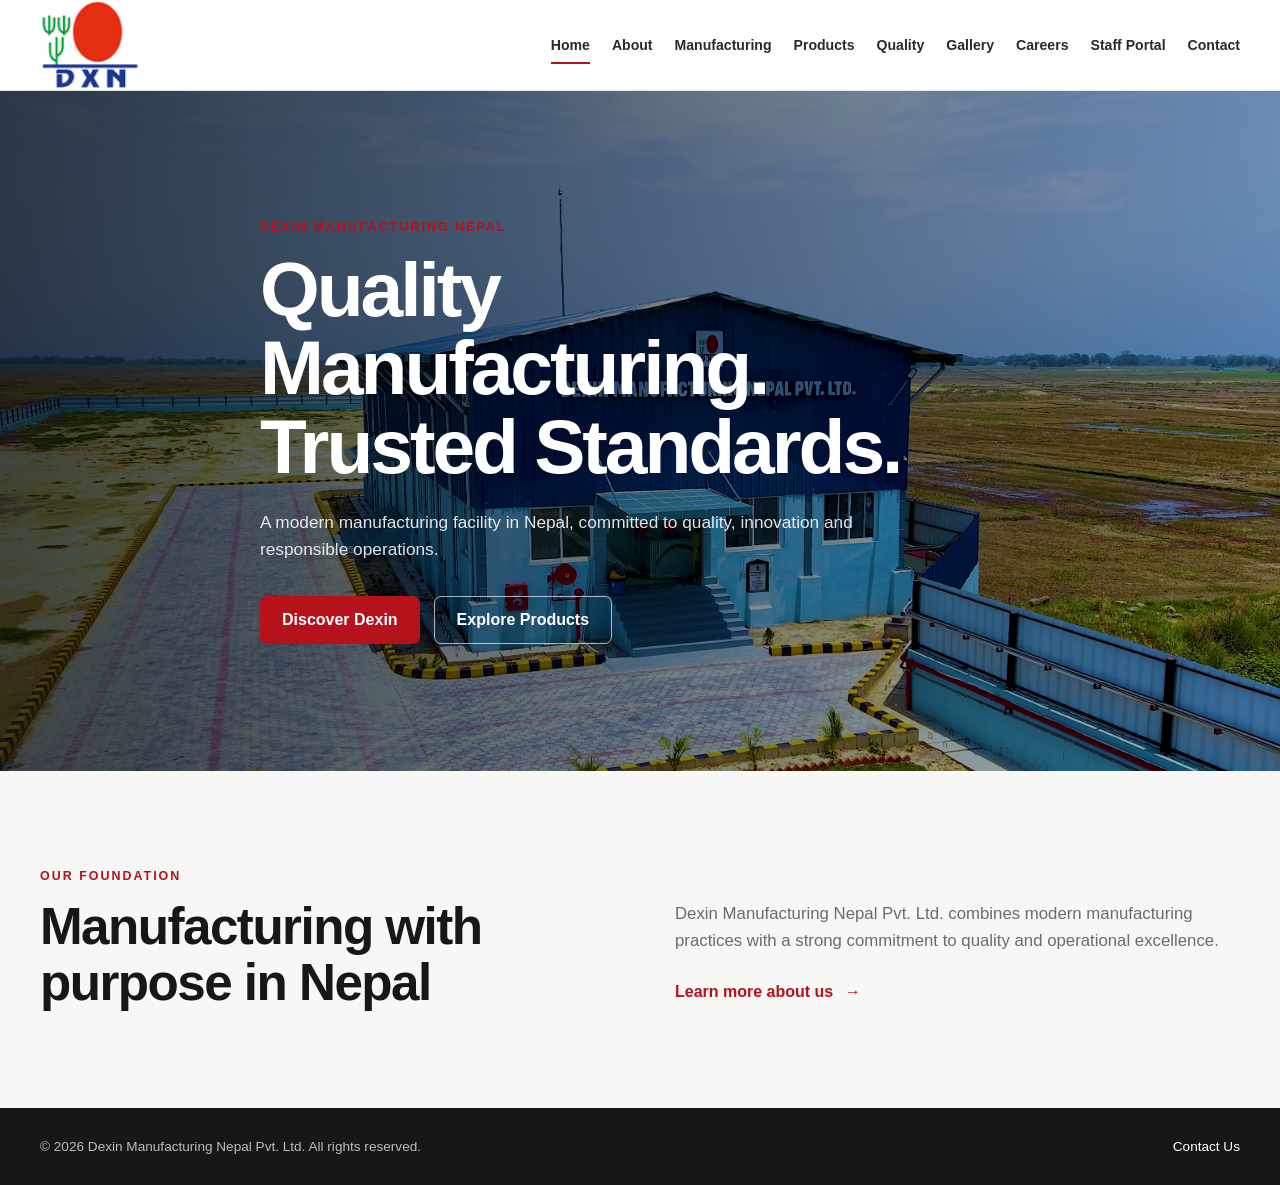
<file: index.html>
<!DOCTYPE html>
<html lang="en">
<head>
  <meta charset="UTF-8">
  <meta name="viewport" content="width=device-width, initial-scale=1.0">
  <meta name="description" content="Dexin Manufacturing Nepal Pvt. Ltd. - Quality manufacturing and innovative products in Nepal.">
  <meta name="theme-color" content="#b5121b">
  <title>Dexin Manufacturing Nepal Pvt. Ltd.</title>
  <link rel="stylesheet" href="css/style.css">
  <link rel="stylesheet" href="css/responsive.css">
</head>
<body>
  <header class="site-header" id="site-header">
    <div class="container header-inner">
      <a class="brand" href="index.html" aria-label="Dexin Manufacturing Nepal home">
        <img src="images/logo/dxn-logo.png" alt="Dexin Manufacturing Nepal logo">
      </a>

      <button class="menu-toggle" type="button" aria-label="Open navigation" aria-expanded="false" aria-controls="site-nav">
        <span></span><span></span><span></span>
      </button>

      <nav class="site-nav" id="site-nav" aria-label="Main navigation">
        <a class="active" href="index.html">Home</a>
        <a href="about.html">About</a>
        <a href="manufacturing.html">Manufacturing</a>
        <a href="products.html">Products</a>
        <a href="quality.html">Quality</a>
        <a href="gallery.html">Gallery</a>
        <a href="careers.html">Careers</a>
        <a href="staff-portal.html">Staff Portal</a>
        <a href="contact.html">Contact</a>
      </nav>
    </div>
  </header>

  <main>
    <section class="hero" aria-labelledby="hero-title">
      <div class="hero-media" aria-hidden="true"></div>
      <div class="container hero-content">
        <p class="eyebrow">DEXIN MANUFACTURING NEPAL</p>
        <h1 id="hero-title">Quality Manufacturing.<br>Trusted Standards.</h1>
        <p class="hero-text">A modern manufacturing facility in Nepal, committed to quality, innovation and responsible operations.</p>
        <div class="hero-actions">
          <a class="button button-primary" href="about.html">Discover Dexin</a>
          <a class="button button-outline" href="products.html">Explore Products</a>
        </div>
      </div>
    </section>

    <section class="intro section" aria-labelledby="intro-title">
      <div class="container intro-grid">
        <div>
          <p class="eyebrow">OUR FOUNDATION</p>
          <h2 id="intro-title">Manufacturing with purpose in Nepal</h2>
        </div>
        <div>
          <p>Dexin Manufacturing Nepal Pvt. Ltd. combines modern manufacturing practices with a strong commitment to quality and operational excellence.</p>
          <a class="text-link" href="about.html">Learn more about us <span aria-hidden="true">→</span></a>
        </div>
      </div>
    </section>
  </main>

  <footer class="site-footer">
    <div class="container footer-inner">
      <p>© <span data-current-year></span> Dexin Manufacturing Nepal Pvt. Ltd. All rights reserved.</p>
      <a href="contact.html">Contact Us</a>
    </div>
  </footer>

  <script src="js/script.js" defer></script>
</body>
</html>
</file>
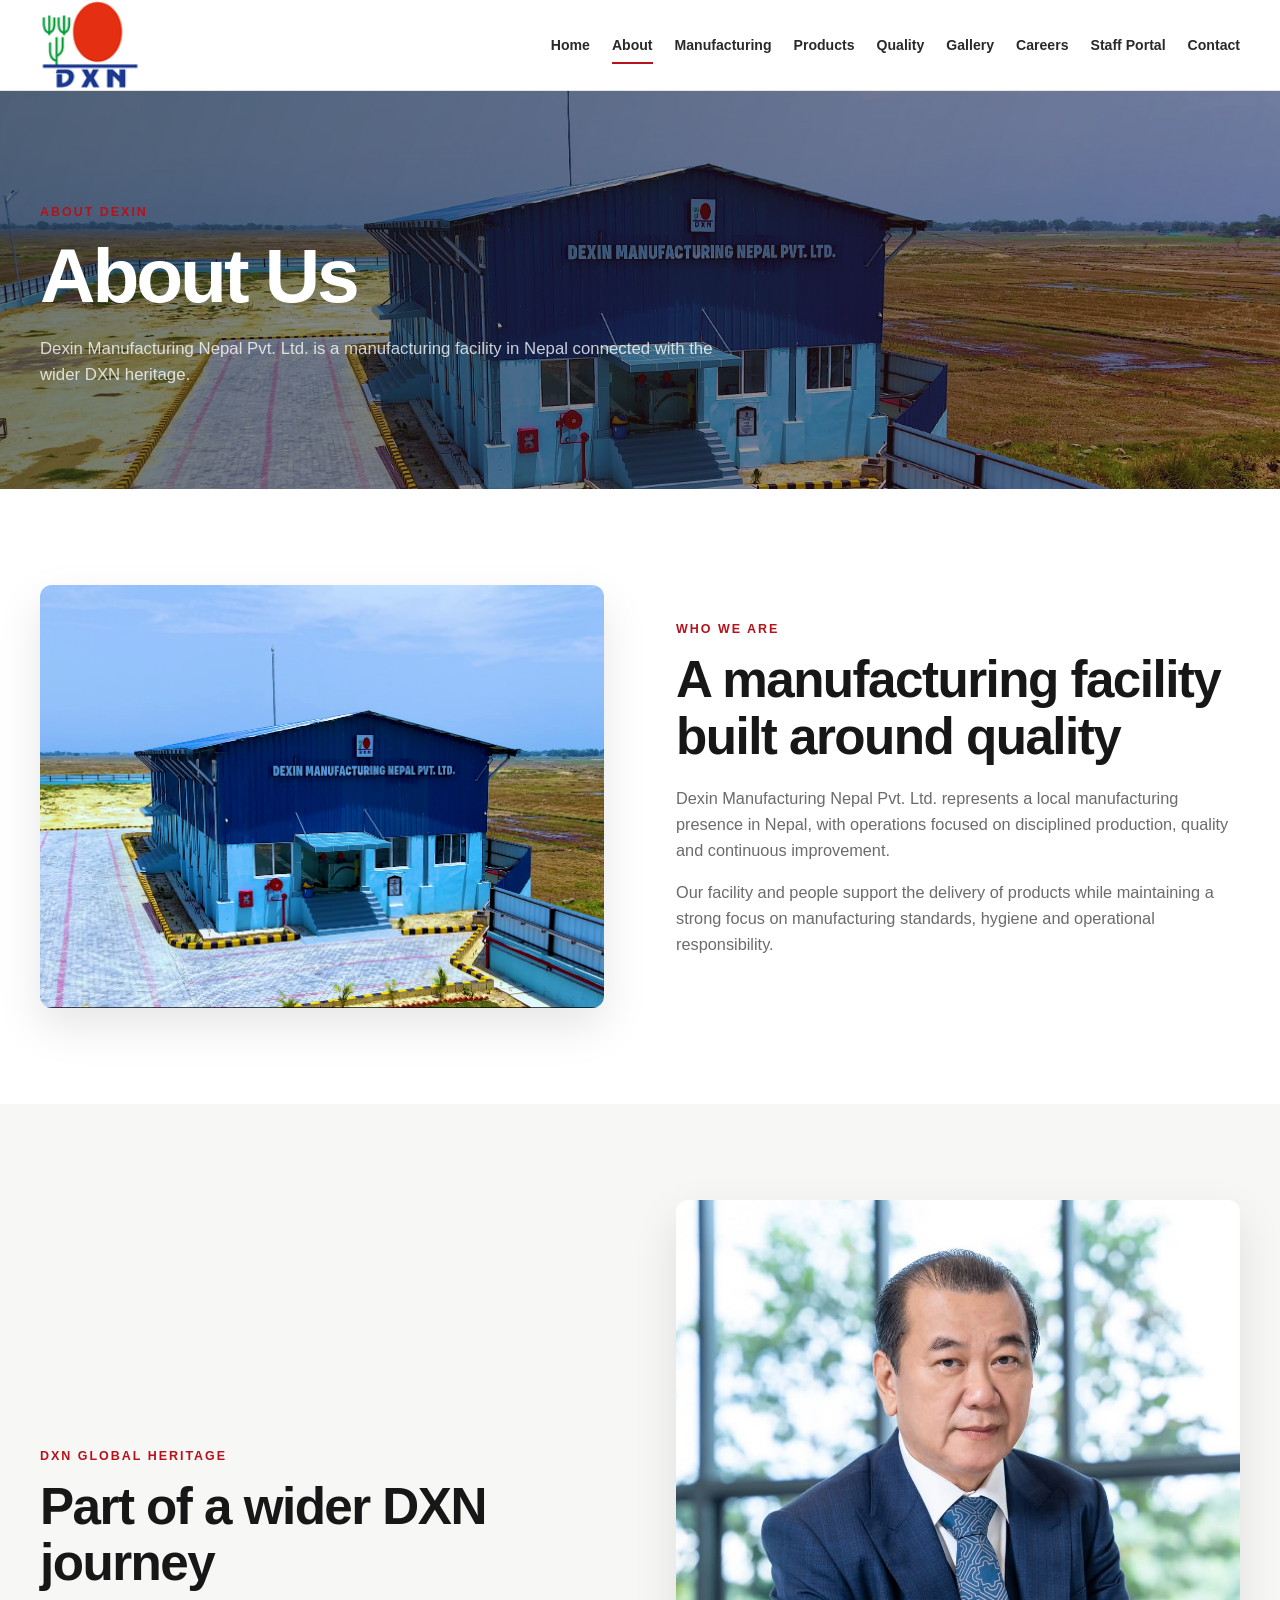
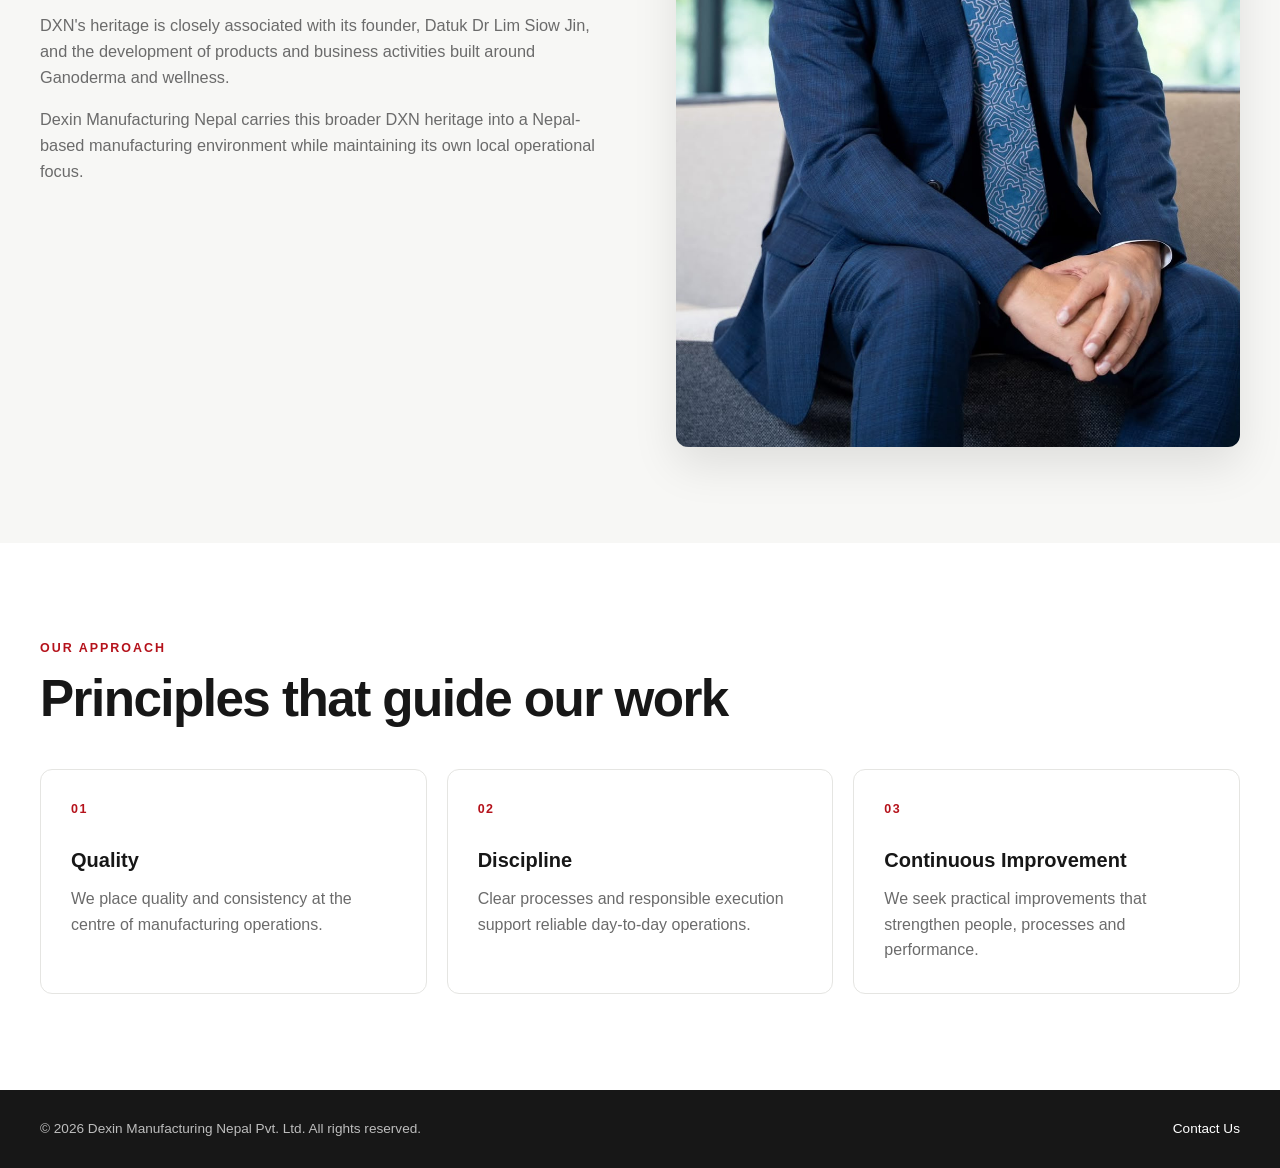
<file: about.html>
<!DOCTYPE html>
<html lang="en">
<head>
  <meta charset="UTF-8">
  <meta name="viewport" content="width=device-width, initial-scale=1.0">
  <meta name="description" content="About Dexin Manufacturing Nepal Pvt. Ltd., our company, facility and DXN heritage.">
  <title>About | Dexin Manufacturing Nepal Pvt. Ltd.</title>
  <link rel="stylesheet" href="css/style.css">
  <link rel="stylesheet" href="css/responsive.css">
</head>
<body>
  <header class="site-header" id="site-header">
    <div class="container header-inner">
      <a class="brand" href="index.html" aria-label="Dexin Manufacturing Nepal home"><img src="images/logo/dxn-logo.png" alt="Dexin Manufacturing Nepal logo"></a>
      <button class="menu-toggle" type="button" aria-label="Open navigation" aria-expanded="false" aria-controls="site-nav"><span></span><span></span><span></span></button>
      <nav class="site-nav" id="site-nav" aria-label="Main navigation">
        <a href="index.html">Home</a><a class="active" href="about.html">About</a><a href="manufacturing.html">Manufacturing</a><a href="products.html">Products</a><a href="quality.html">Quality</a><a href="gallery.html">Gallery</a><a href="careers.html">Careers</a><a href="staff-portal.html">Staff Portal</a><a href="contact.html">Contact</a>
      </nav>
    </div>
  </header>

  <main>
    <section class="page-hero page-hero-about">
      <div class="container">
        <p class="eyebrow">ABOUT DEXIN</p>
        <h1>About Us</h1>
        <p>Dexin Manufacturing Nepal Pvt. Ltd. is a manufacturing facility in Nepal connected with the wider DXN heritage.</p>
      </div>
    </section>

    <section class="section about-introduction">
      <div class="container about-split">
        <div class="about-image-wrap">
          <img src="images/factory/factory-intro.jpg" alt="Dexin manufacturing facility in Nepal" loading="lazy">
        </div>
        <div class="about-copy">
          <p class="eyebrow">WHO WE ARE</p>
          <h2>A manufacturing facility built around quality</h2>
          <p>Dexin Manufacturing Nepal Pvt. Ltd. represents a local manufacturing presence in Nepal, with operations focused on disciplined production, quality and continuous improvement.</p>
          <p>Our facility and people support the delivery of products while maintaining a strong focus on manufacturing standards, hygiene and operational responsibility.</p>
        </div>
      </div>
    </section>

    <section class="section heritage-section">
      <div class="container about-split about-split-reverse">
        <div class="about-copy">
          <p class="eyebrow">DXN GLOBAL HERITAGE</p>
          <h2>Part of a wider DXN journey</h2>
          <p>DXN's heritage is closely associated with its founder, Datuk Dr Lim Siow Jin, and the development of products and business activities built around Ganoderma and wellness.</p>
          <p>Dexin Manufacturing Nepal carries this broader DXN heritage into a Nepal-based manufacturing environment while maintaining its own local operational focus.</p>
        </div>
        <div class="about-image-wrap">
          <img src="images/factory/founder.jpg" alt="Founder of DXN" loading="lazy">
        </div>
      </div>
    </section>

    <section class="section about-values">
      <div class="container">
        <div class="section-heading">
          <p class="eyebrow">OUR APPROACH</p>
          <h2>Principles that guide our work</h2>
        </div>
        <div class="value-grid">
          <article class="value-card"><span class="value-number">01</span><h3>Quality</h3><p>We place quality and consistency at the centre of manufacturing operations.</p></article>
          <article class="value-card"><span class="value-number">02</span><h3>Discipline</h3><p>Clear processes and responsible execution support reliable day-to-day operations.</p></article>
          <article class="value-card"><span class="value-number">03</span><h3>Continuous Improvement</h3><p>We seek practical improvements that strengthen people, processes and performance.</p></article>
        </div>
      </div>
    </section>
  </main>

  <footer class="site-footer"><div class="container footer-inner"><p>© <span data-current-year></span> Dexin Manufacturing Nepal Pvt. Ltd. All rights reserved.</p><a href="contact.html">Contact Us</a></div></footer>
  <script src="js/script.js" defer></script>
</body>
</html>
</file>
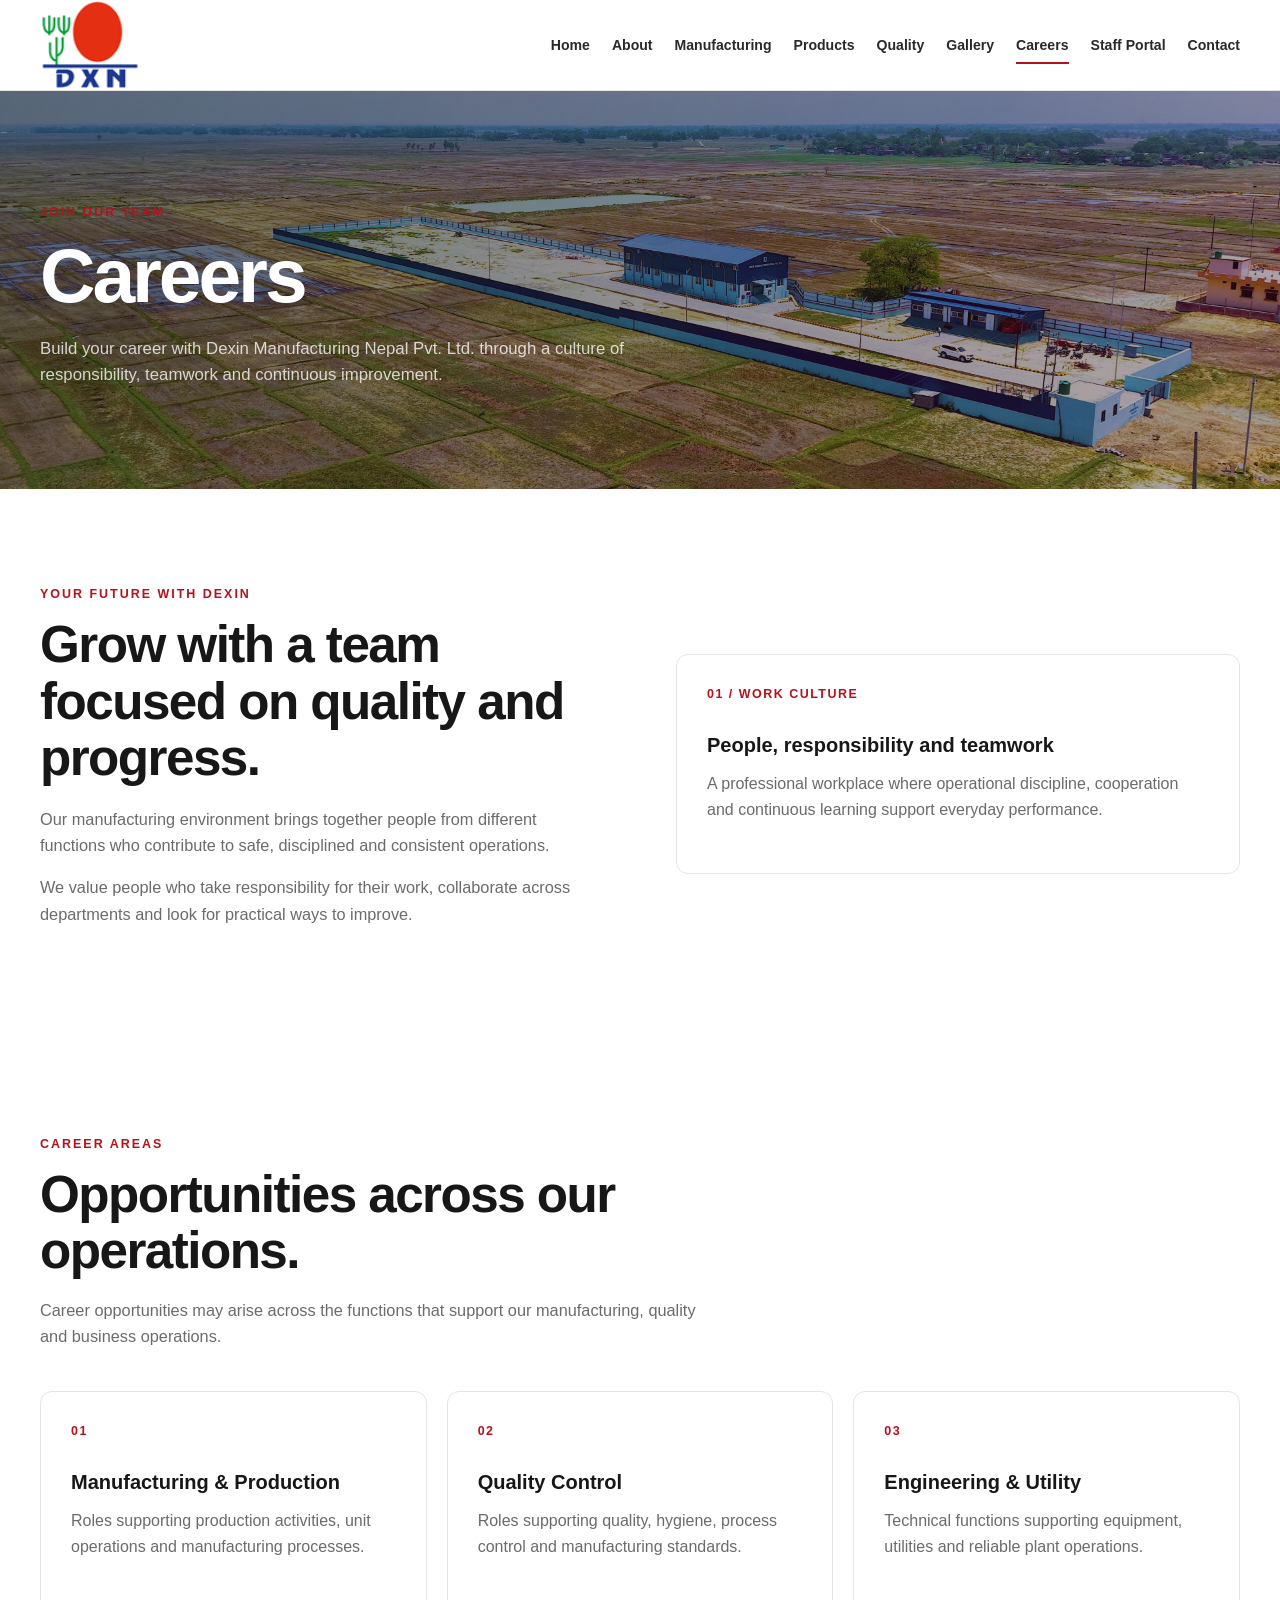
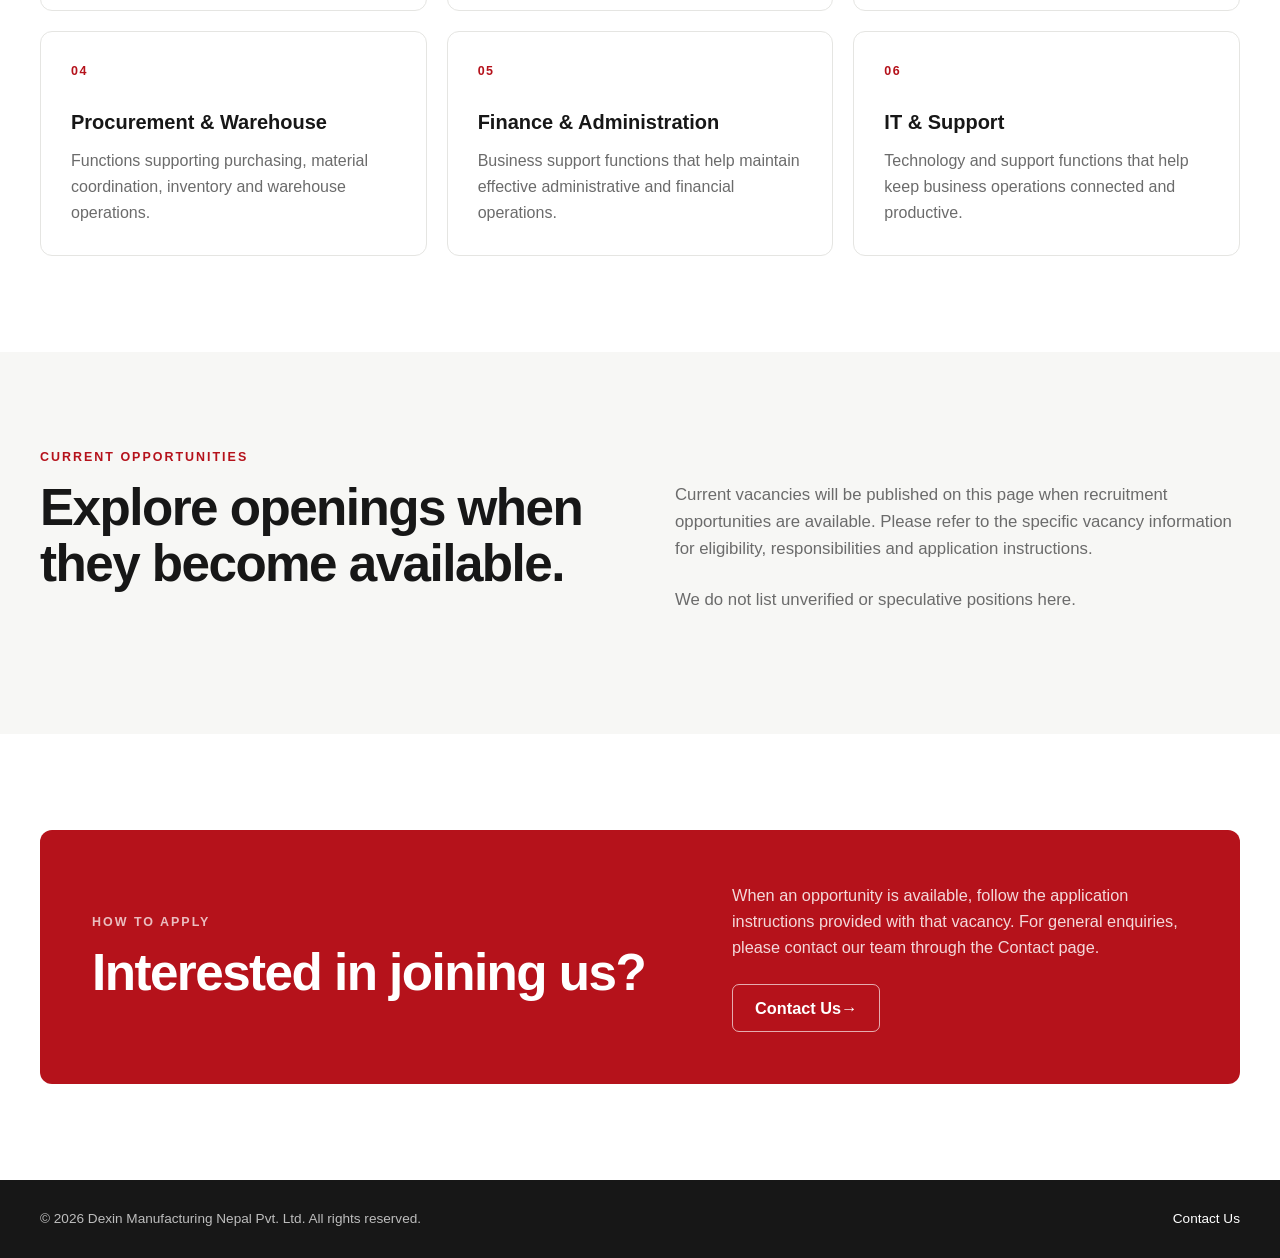
<file: careers.html>
<!DOCTYPE html>
<html lang="en">
<head>
  <meta charset="UTF-8">
  <meta name="viewport" content="width=device-width, initial-scale=1.0">
  <meta name="description" content="Careers at Dexin Manufacturing Nepal Pvt. Ltd.">
  <title>Careers | Dexin Manufacturing Nepal Pvt. Ltd.</title>
  <link rel="stylesheet" href="css/style.css">
  <link rel="stylesheet" href="css/responsive.css">
</head>
<body>
  <header class="site-header" id="site-header">
    <div class="container header-inner">
      <a class="brand" href="index.html" aria-label="Dexin Manufacturing Nepal home">
        <img src="images/logo/dxn-logo.png" alt="Dexin Manufacturing Nepal logo">
      </a>
      <button class="menu-toggle" type="button" aria-label="Open navigation" aria-expanded="false" aria-controls="site-nav">
        <span></span><span></span><span></span>
      </button>
      <nav class="site-nav" id="site-nav" aria-label="Main navigation">
        <a href="index.html">Home</a>
        <a href="about.html">About</a>
        <a href="manufacturing.html">Manufacturing</a>
        <a href="products.html">Products</a>
        <a href="quality.html">Quality</a>
        <a href="gallery.html">Gallery</a>
        <a class="active" href="careers.html" aria-current="page">Careers</a>
        <a href="staff-portal.html">Staff Portal</a>
        <a href="contact.html">Contact</a>
      </nav>
    </div>
  </header>

  <main>
    <section class="page-hero">
      <div class="container">
        <p class="eyebrow">JOIN OUR TEAM</p>
        <h1>Careers</h1>
        <p>Build your career with Dexin Manufacturing Nepal Pvt. Ltd. through a culture of responsibility, teamwork and continuous improvement.</p>
      </div>
    </section>

    <section class="section about-introduction">
      <div class="container about-split">
        <div class="about-copy">
          <p class="eyebrow">YOUR FUTURE WITH DEXIN</p>
          <h2>Grow with a team focused on quality and progress.</h2>
          <p>Our manufacturing environment brings together people from different functions who contribute to safe, disciplined and consistent operations.</p>
          <p>We value people who take responsibility for their work, collaborate across departments and look for practical ways to improve.</p>
        </div>
        <div class="value-card">
          <span class="value-number">01 / WORK CULTURE</span>
          <h3>People, responsibility and teamwork</h3>
          <p>A professional workplace where operational discipline, cooperation and continuous learning support everyday performance.</p>
        </div>
      </div>
    </section>

    <section class="section about-values">
      <div class="container">
        <div class="section-heading">
          <p class="eyebrow">CAREER AREAS</p>
          <h2>Opportunities across our operations.</h2>
          <p class="section-lead">Career opportunities may arise across the functions that support our manufacturing, quality and business operations.</p>
        </div>
        <div class="value-grid">
          <article class="value-card"><span class="value-number">01</span><h3>Manufacturing &amp; Production</h3><p>Roles supporting production activities, unit operations and manufacturing processes.</p></article>
          <article class="value-card"><span class="value-number">02</span><h3>Quality Control</h3><p>Roles supporting quality, hygiene, process control and manufacturing standards.</p></article>
          <article class="value-card"><span class="value-number">03</span><h3>Engineering &amp; Utility</h3><p>Technical functions supporting equipment, utilities and reliable plant operations.</p></article>
          <article class="value-card"><span class="value-number">04</span><h3>Procurement &amp; Warehouse</h3><p>Functions supporting purchasing, material coordination, inventory and warehouse operations.</p></article>
          <article class="value-card"><span class="value-number">05</span><h3>Finance &amp; Administration</h3><p>Business support functions that help maintain effective administrative and financial operations.</p></article>
          <article class="value-card"><span class="value-number">06</span><h3>IT &amp; Support</h3><p>Technology and support functions that help keep business operations connected and productive.</p></article>
        </div>
      </div>
    </section>

    <section class="section intro">
      <div class="container intro-grid">
        <div>
          <p class="eyebrow">CURRENT OPPORTUNITIES</p>
          <h2>Explore openings when they become available.</h2>
        </div>
        <div>
          <p>Current vacancies will be published on this page when recruitment opportunities are available. Please refer to the specific vacancy information for eligibility, responsibilities and application instructions.</p>
          <p>We do not list unverified or speculative positions here.</p>
        </div>
      </div>
    </section>

    <section class="section quality-control">
      <div class="container">
        <div class="quality-control-panel">
          <div>
            <p class="eyebrow">HOW TO APPLY</p>
            <h2>Interested in joining us?</h2>
          </div>
          <div>
            <p>When an opportunity is available, follow the application instructions provided with that vacancy. For general enquiries, please contact our team through the Contact page.</p>
            <p style="margin-top:24px;"><a class="button button-outline" href="contact.html">Contact Us <span aria-hidden="true">→</span></a></p>
          </div>
        </div>
      </div>
    </section>
  </main>

  <footer class="site-footer">
    <div class="container footer-inner">
      <p>© <span data-current-year></span> Dexin Manufacturing Nepal Pvt. Ltd. All rights reserved.</p>
      <a href="contact.html">Contact Us</a>
    </div>
  </footer>
  <script src="js/script.js" defer></script>
</body>
</html>
</file>
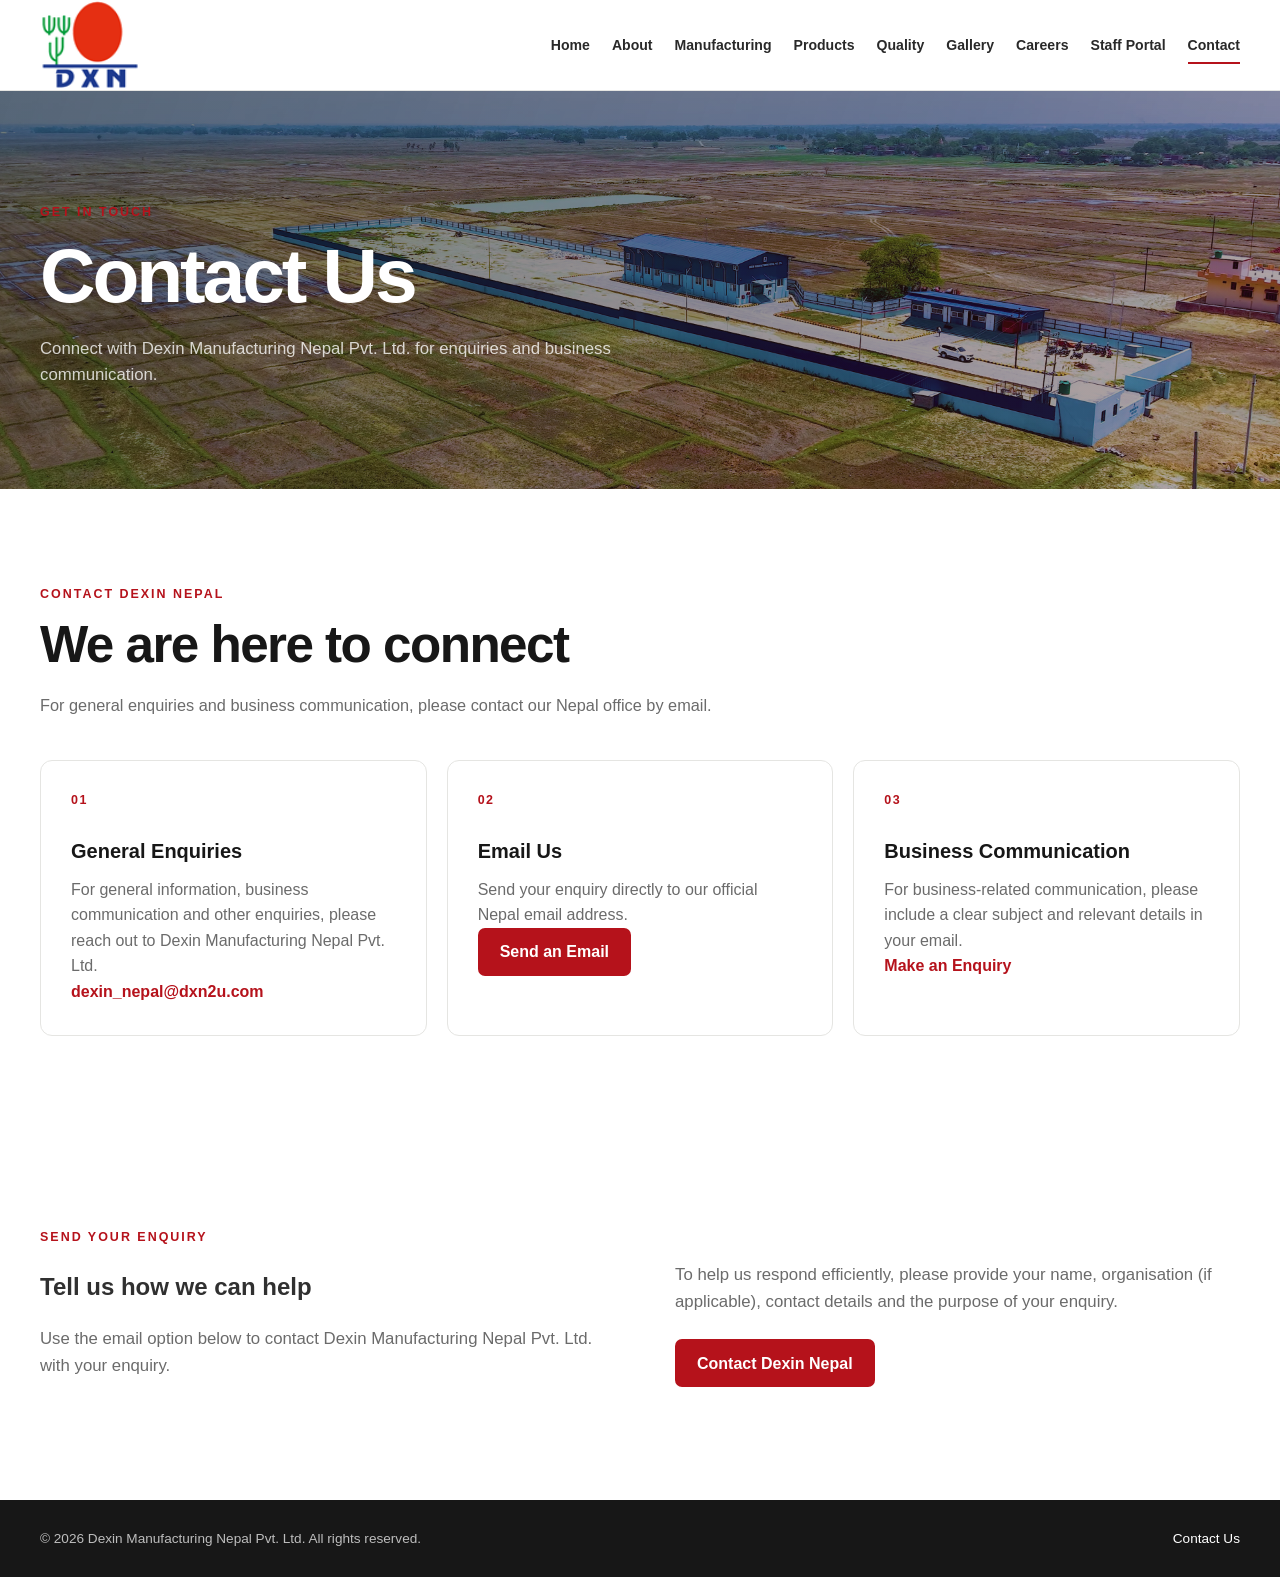
<file: contact.html>
<!DOCTYPE html>
<html lang="en">
<head>
  <meta charset="UTF-8">
  <meta name="viewport" content="width=device-width, initial-scale=1.0">
  <meta name="description" content="Contact Dexin Manufacturing Nepal Pvt. Ltd. for general enquiries and business communication.">
  <title>Contact | Dexin Manufacturing Nepal Pvt. Ltd.</title>
  <link rel="stylesheet" href="css/style.css">
  <link rel="stylesheet" href="css/responsive.css">
</head>
<body>
  <header class="site-header" id="site-header">
    <div class="container header-inner">
      <a class="brand" href="index.html">
        <img src="images/logo/dxn-logo.png" alt="Dexin Manufacturing Nepal logo">
      </a>
      <button class="menu-toggle" type="button" aria-label="Open navigation" aria-expanded="false" aria-controls="site-nav">
        <span></span><span></span><span></span>
      </button>
      <nav class="site-nav" id="site-nav" aria-label="Main navigation">
        <a href="index.html">Home</a>
        <a href="about.html">About</a>
        <a href="manufacturing.html">Manufacturing</a>
        <a href="products.html">Products</a>
        <a href="quality.html">Quality</a>
        <a href="gallery.html">Gallery</a>
        <a href="careers.html">Careers</a>
        <a href="staff-portal.html">Staff Portal</a>
        <a class="active" href="contact.html">Contact</a>
      </nav>
    </div>
  </header>

  <main>
    <section class="page-hero">
      <div class="container">
        <p class="eyebrow">GET IN TOUCH</p>
        <h1>Contact Us</h1>
        <p>Connect with Dexin Manufacturing Nepal Pvt. Ltd. for enquiries and business communication.</p>
      </div>
    </section>

    <section class="section">
      <div class="container">
        <div class="section-heading">
          <p class="eyebrow">CONTACT DEXIN NEPAL</p>
          <h2>We are here to connect</h2>
          <p class="section-lead">For general enquiries and business communication, please contact our Nepal office by email.</p>
        </div>

        <div class="value-grid">
          <article class="value-card">
            <span class="value-number">01</span>
            <h3>General Enquiries</h3>
            <p>For general information, business communication and other enquiries, please reach out to Dexin Manufacturing Nepal Pvt. Ltd.</p>
            <a class="text-link" href="mailto:dexin_nepal@dxn2u.com">dexin_nepal@dxn2u.com</a>
          </article>

          <article class="value-card">
            <span class="value-number">02</span>
            <h3>Email Us</h3>
            <p>Send your enquiry directly to our official Nepal email address.</p>
            <a class="button button-primary" href="mailto:dexin_nepal@dxn2u.com">Send an Email</a>
          </article>

          <article class="value-card">
            <span class="value-number">03</span>
            <h3>Business Communication</h3>
            <p>For business-related communication, please include a clear subject and relevant details in your email.</p>
            <a class="text-link" href="mailto:dexin_nepal@dxn2u.com?subject=Business%20Enquiry">Make an Enquiry</a>
          </article>
        </div>
      </div>
    </section>

    <section class="section section-soft">
      <div class="container">
        <div class="intro-grid">
          <div>
            <p class="eyebrow">SEND YOUR ENQUIRY</p>
            <h2>Tell us how we can help</h2>
            <p class="section-lead">Use the email option below to contact Dexin Manufacturing Nepal Pvt. Ltd. with your enquiry.</p>
          </div>
          <div class="intro-copy">
            <p>To help us respond efficiently, please provide your name, organisation (if applicable), contact details and the purpose of your enquiry.</p>
            <a class="button button-primary" href="mailto:dexin_nepal@dxn2u.com">Contact Dexin Nepal</a>
          </div>
        </div>
      </div>
    </section>
  </main>

  <footer class="site-footer">
    <div class="container footer-inner">
      <p>© <span data-current-year></span> Dexin Manufacturing Nepal Pvt. Ltd. All rights reserved.</p>
      <a href="contact.html">Contact Us</a>
    </div>
  </footer>

  <script src="js/script.js" defer></script>
</body>
</html>
</file>
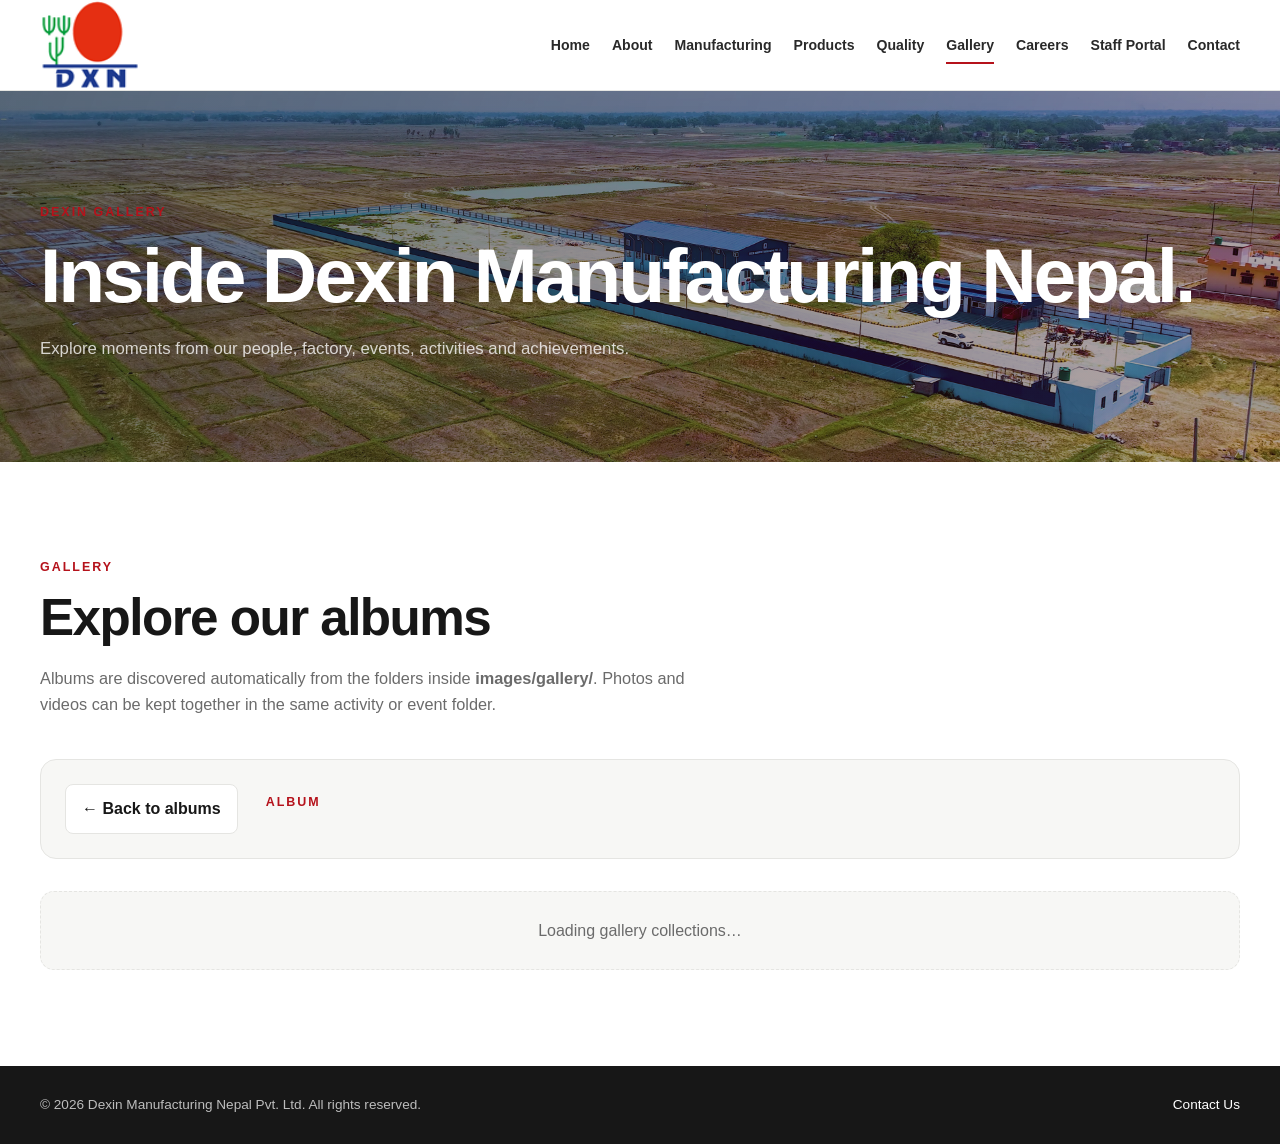
<file: gallery.html>
<!DOCTYPE html>
<html lang="en">
<head>
  <meta charset="UTF-8">
  <meta name="viewport" content="width=device-width, initial-scale=1.0">
  <meta name="description" content="Gallery of Dexin Manufacturing Nepal Pvt. Ltd. factory images, events, activities and media.">
  <meta name="theme-color" content="#b5121b">
  <title>Gallery | Dexin Manufacturing Nepal Pvt. Ltd.</title>
  <link rel="stylesheet" href="css/style.css">
  <link rel="stylesheet" href="css/responsive.css">
  <link rel="stylesheet" href="css/gallery-folders.css">
</head>
<body>
  <header class="site-header" id="site-header">
    <div class="container header-inner">
      <a class="brand" href="index.html" aria-label="Dexin Manufacturing Nepal home"><img src="images/logo/dxn-logo.png" alt="Dexin Manufacturing Nepal logo"></a>
      <button class="menu-toggle" type="button" aria-label="Open navigation" aria-expanded="false" aria-controls="site-nav"><span></span><span></span><span></span></button>
      <nav class="site-nav" id="site-nav" aria-label="Main navigation">
        <a href="index.html">Home</a><a href="about.html">About</a><a href="manufacturing.html">Manufacturing</a><a href="products.html">Products</a><a href="quality.html">Quality</a><a class="active" href="gallery.html" aria-current="page">Gallery</a><a href="careers.html">Careers</a><a href="staff-portal.html">Staff Portal</a><a href="contact.html">Contact</a>
      </nav>
    </div>
  </header>

  <main>
    <section class="page-hero gallery-hero">
      <div class="container">
        <p class="eyebrow">DEXIN GALLERY</p>
        <h1>Inside Dexin Manufacturing Nepal.</h1>
        <p>Explore moments from our people, factory, events, activities and achievements.</p>
      </div>
    </section>

    <section class="section gallery-section" aria-labelledby="gallery-title">
      <div class="container">
        <div class="section-heading">
          <p class="eyebrow">GALLERY</p>
          <h2 id="gallery-title">Explore our albums</h2>
          <p class="section-lead">Albums are discovered automatically from the folders inside <strong>images/gallery/</strong>. Photos and videos can be kept together in the same activity or event folder.</p>
        </div>

        <div class="gallery-toolbar" id="gallery-toolbar" hidden>
          <button class="gallery-back" id="gallery-back" type="button" aria-label="Back to gallery albums">← Back to albums</button>
          <div><p class="eyebrow" id="album-category">ALBUM</p><h3 id="album-title"></h3><p id="album-count"></p></div>
        </div>

        <div id="gallery-status" class="gallery-status" role="status">Loading gallery collections…</div>
        <div id="album-grid" class="album-grid" aria-live="polite"></div>
        <div id="media-grid" class="media-grid" aria-live="polite" hidden></div>
      </div>
    </section>
  </main>

  <div class="gallery-lightbox" id="gallery-lightbox" hidden aria-hidden="true" role="dialog" aria-modal="true" aria-label="Gallery viewer">
    <div class="lightbox-backdrop" data-lightbox-close></div>
    <div class="lightbox-panel">
      <button class="lightbox-close" type="button" aria-label="Close gallery viewer" data-lightbox-close>×</button>
      <button class="lightbox-nav lightbox-prev" id="lightbox-prev" type="button" aria-label="Previous media">‹</button>
      <div class="lightbox-media" id="lightbox-media"></div>
      <button class="lightbox-nav lightbox-next" id="lightbox-next" type="button" aria-label="Next media">›</button>
      <div class="lightbox-thumbs" id="lightbox-thumbs" role="list" aria-label="Gallery thumbnails"></div>
      <div class="lightbox-caption"><strong id="lightbox-name"></strong><span id="lightbox-position"></span></div>
    </div>
  </div>

  <footer class="site-footer"><div class="container footer-inner"><p>© <span data-current-year></span> Dexin Manufacturing Nepal Pvt. Ltd. All rights reserved.</p><a href="contact.html">Contact Us</a></div></footer>
  <script src="js/script.js" defer></script>
  <script src="js/gallery.js" defer></script>
</body>
</html>
</file>
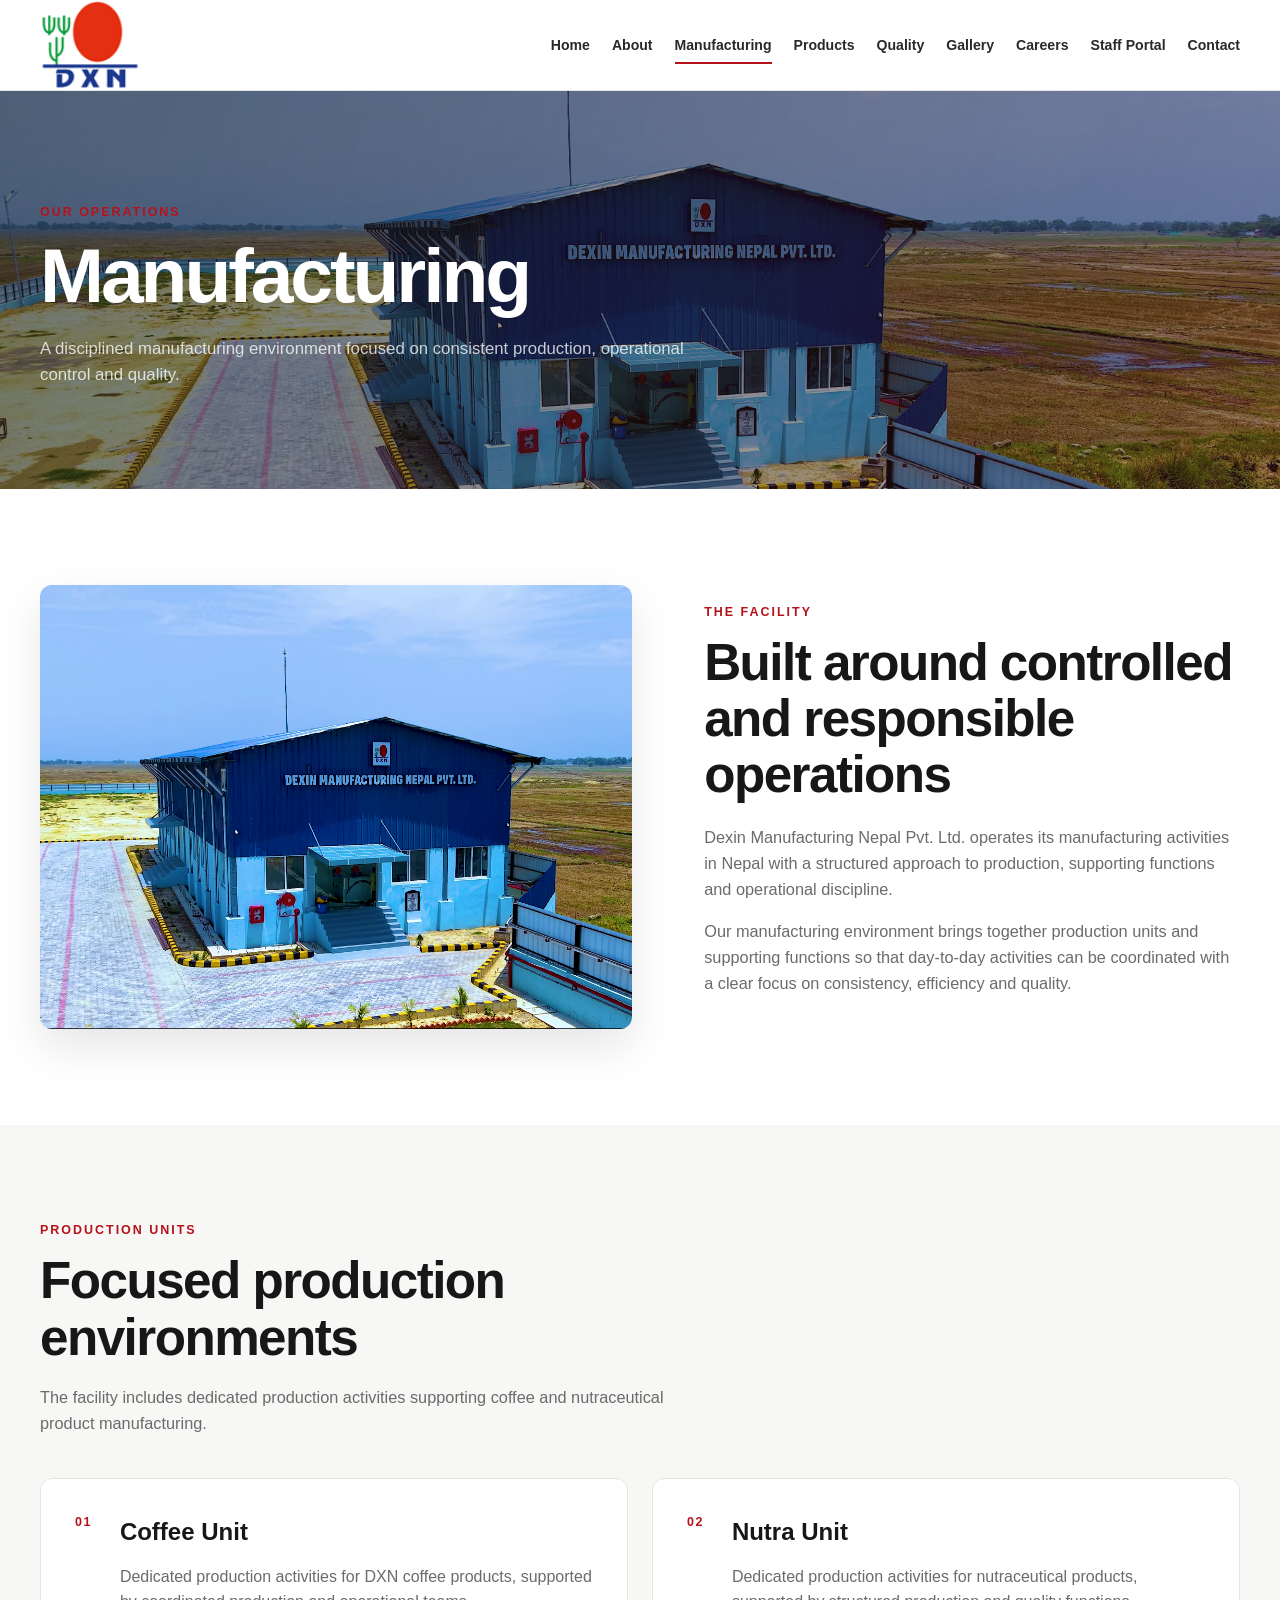
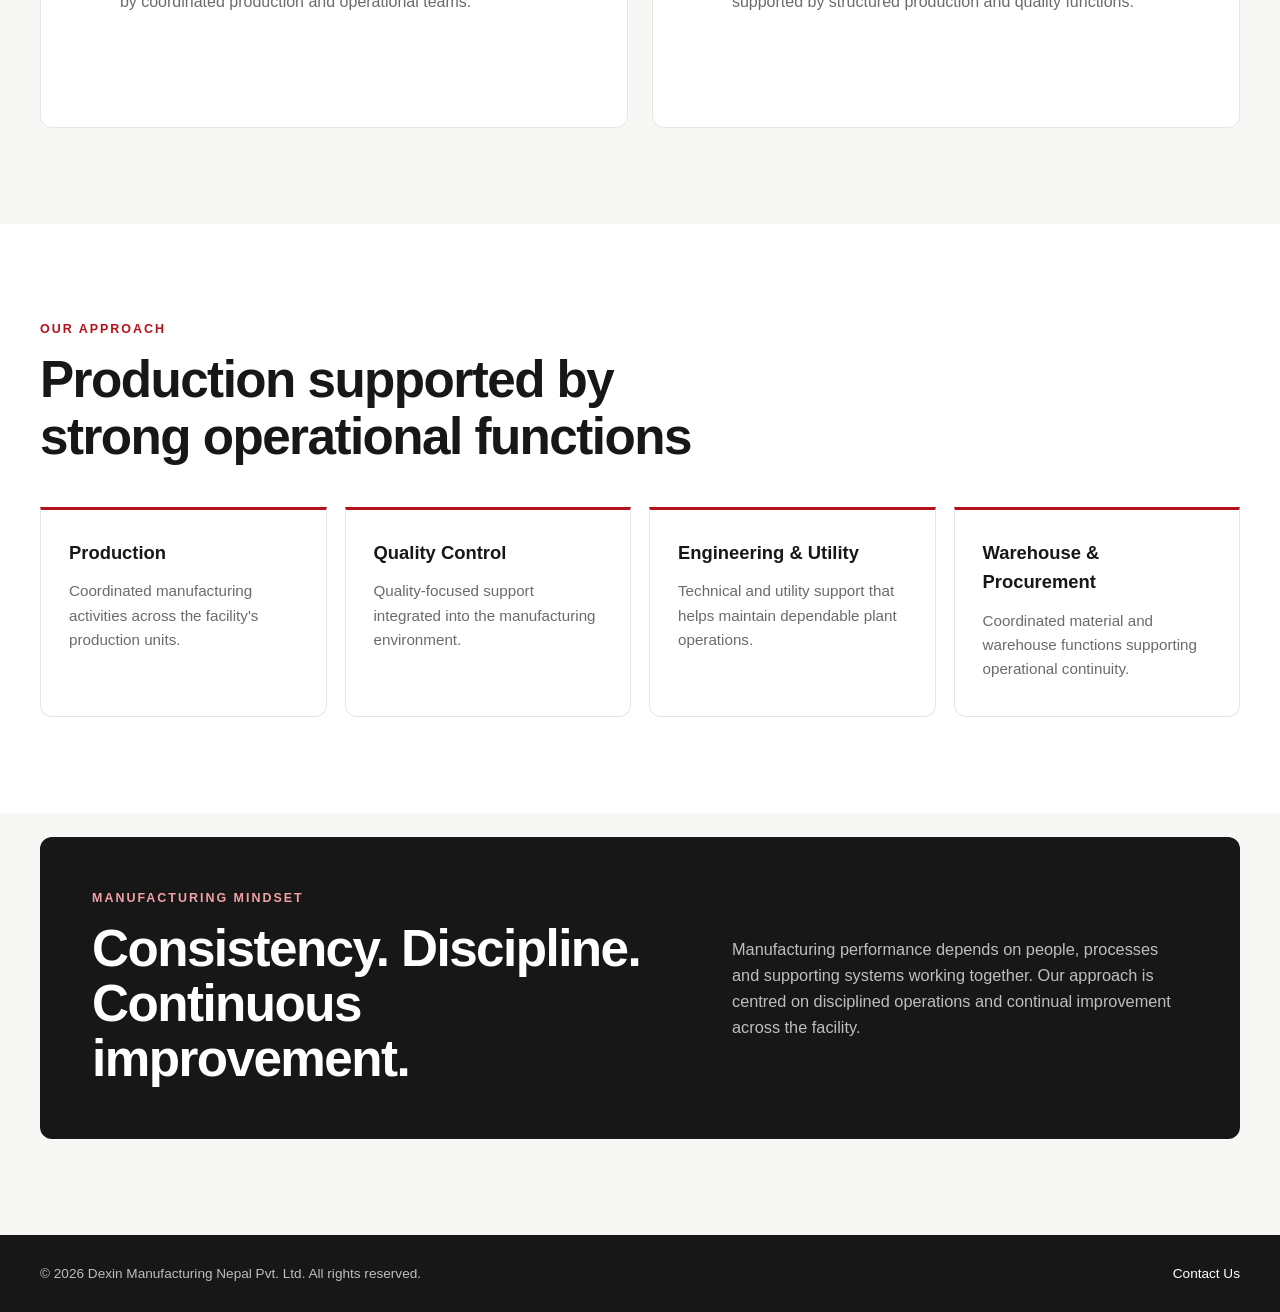
<file: manufacturing.html>
<!DOCTYPE html>
<html lang="en">
<head>
  <meta charset="UTF-8">
  <meta name="viewport" content="width=device-width, initial-scale=1.0">
  <meta name="description" content="Manufacturing operations and production capabilities at Dexin Manufacturing Nepal Pvt. Ltd.">
  <title>Manufacturing | Dexin Manufacturing Nepal Pvt. Ltd.</title>
  <link rel="stylesheet" href="css/style.css">
  <link rel="stylesheet" href="css/responsive.css">
</head>
<body>
  <header class="site-header" id="site-header">
    <div class="container header-inner">
      <a class="brand" href="index.html" aria-label="Dexin Manufacturing Nepal home">
        <img src="images/logo/dxn-logo.png" alt="Dexin Manufacturing Nepal logo">
      </a>
      <button class="menu-toggle" type="button" aria-label="Open navigation" aria-expanded="false" aria-controls="site-nav">
        <span></span><span></span><span></span>
      </button>
      <nav class="site-nav" id="site-nav" aria-label="Main navigation">
        <a href="index.html">Home</a>
        <a href="about.html">About</a>
        <a class="active" href="manufacturing.html" aria-current="page">Manufacturing</a>
        <a href="products.html">Products</a>
        <a href="quality.html">Quality</a>
        <a href="gallery.html">Gallery</a>
        <a href="careers.html">Careers</a>
        <a href="staff-portal.html">Staff Portal</a>
        <a href="contact.html">Contact</a>
      </nav>
    </div>
  </header>

  <main>
    <section class="page-hero manufacturing-hero">
      <div class="container">
        <p class="eyebrow">OUR OPERATIONS</p>
        <h1>Manufacturing</h1>
        <p>A disciplined manufacturing environment focused on consistent production, operational control and quality.</p>
      </div>
    </section>

    <section class="section manufacturing-overview">
      <div class="container manufacturing-intro-grid">
        <div class="manufacturing-image-wrap">
          <img src="images/factory/factory-intro.jpg" alt="Dexin Manufacturing Nepal facility" loading="lazy">
        </div>
        <div class="manufacturing-copy">
          <p class="eyebrow">THE FACILITY</p>
          <h2>Built around controlled and responsible operations</h2>
          <p>Dexin Manufacturing Nepal Pvt. Ltd. operates its manufacturing activities in Nepal with a structured approach to production, supporting functions and operational discipline.</p>
          <p>Our manufacturing environment brings together production units and supporting functions so that day-to-day activities can be coordinated with a clear focus on consistency, efficiency and quality.</p>
        </div>
      </div>
    </section>

    <section class="section manufacturing-units">
      <div class="container">
        <div class="section-heading">
          <p class="eyebrow">PRODUCTION UNITS</p>
          <h2>Focused production environments</h2>
          <p class="section-lead">The facility includes dedicated production activities supporting coffee and nutraceutical product manufacturing.</p>
        </div>

        <div class="unit-grid">
          <article class="unit-card">
            <span class="unit-index">01</span>
            <div class="unit-card-content">
              <h3>Coffee Unit</h3>
              <p>Dedicated production activities for DXN coffee products, supported by coordinated production and operational teams.</p>
            </div>
          </article>
          <article class="unit-card">
            <span class="unit-index">02</span>
            <div class="unit-card-content">
              <h3>Nutra Unit</h3>
              <p>Dedicated production activities for nutraceutical products, supported by structured production and quality functions.</p>
            </div>
          </article>
        </div>
      </div>
    </section>

    <section class="section manufacturing-approach">
      <div class="container">
        <div class="section-heading">
          <p class="eyebrow">OUR APPROACH</p>
          <h2>Production supported by strong operational functions</h2>
        </div>
        <div class="operations-grid">
          <article class="operation-card">
            <h3>Production</h3>
            <p>Coordinated manufacturing activities across the facility's production units.</p>
          </article>
          <article class="operation-card">
            <h3>Quality Control</h3>
            <p>Quality-focused support integrated into the manufacturing environment.</p>
          </article>
          <article class="operation-card">
            <h3>Engineering &amp; Utility</h3>
            <p>Technical and utility support that helps maintain dependable plant operations.</p>
          </article>
          <article class="operation-card">
            <h3>Warehouse &amp; Procurement</h3>
            <p>Coordinated material and warehouse functions supporting operational continuity.</p>
          </article>
        </div>
      </div>
    </section>

    <section class="section manufacturing-standards">
      <div class="container standards-panel">
        <div>
          <p class="eyebrow">MANUFACTURING MINDSET</p>
          <h2>Consistency. Discipline. Continuous improvement.</h2>
        </div>
        <p>Manufacturing performance depends on people, processes and supporting systems working together. Our approach is centred on disciplined operations and continual improvement across the facility.</p>
      </div>
    </section>
  </main>

  <footer class="site-footer">
    <div class="container footer-inner">
      <p>© <span data-current-year></span> Dexin Manufacturing Nepal Pvt. Ltd. All rights reserved.</p>
      <a href="contact.html">Contact Us</a>
    </div>
  </footer>

  <script src="js/script.js" defer></script>
</body>
</html>
</file>
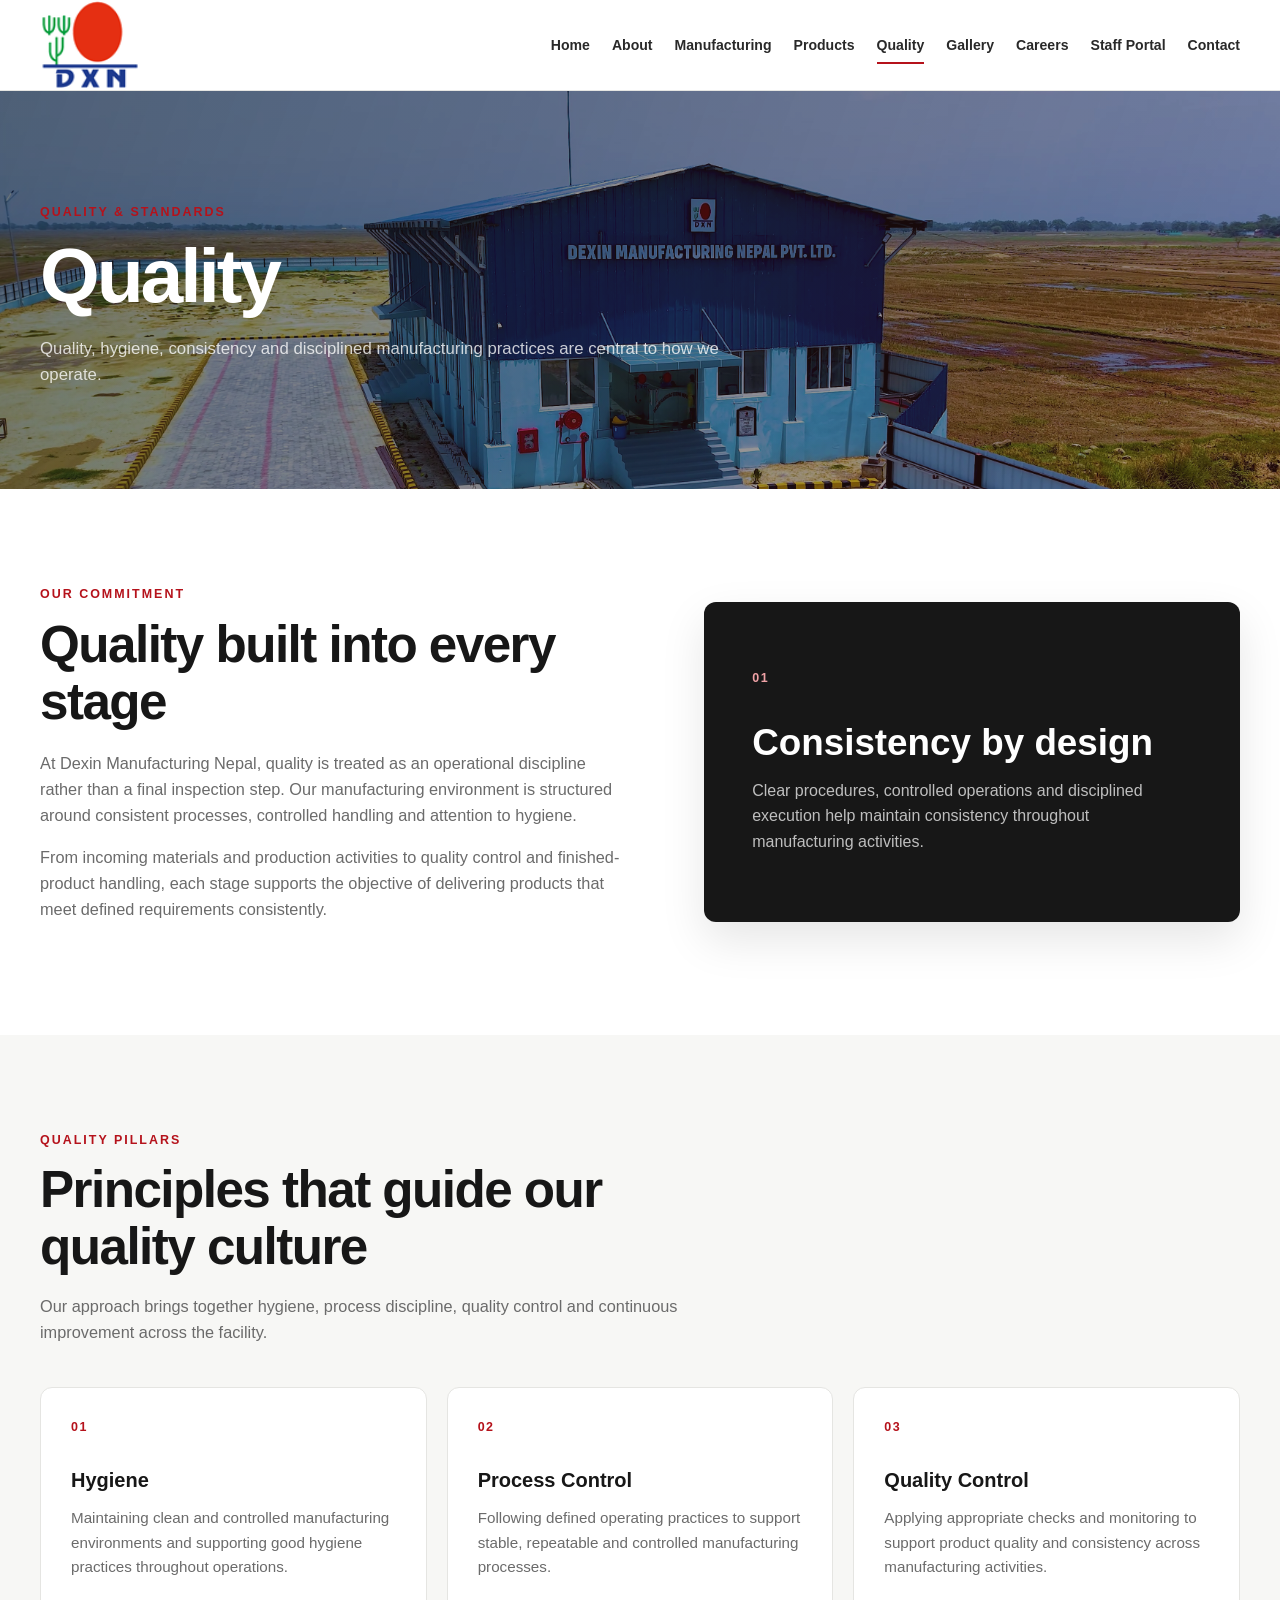
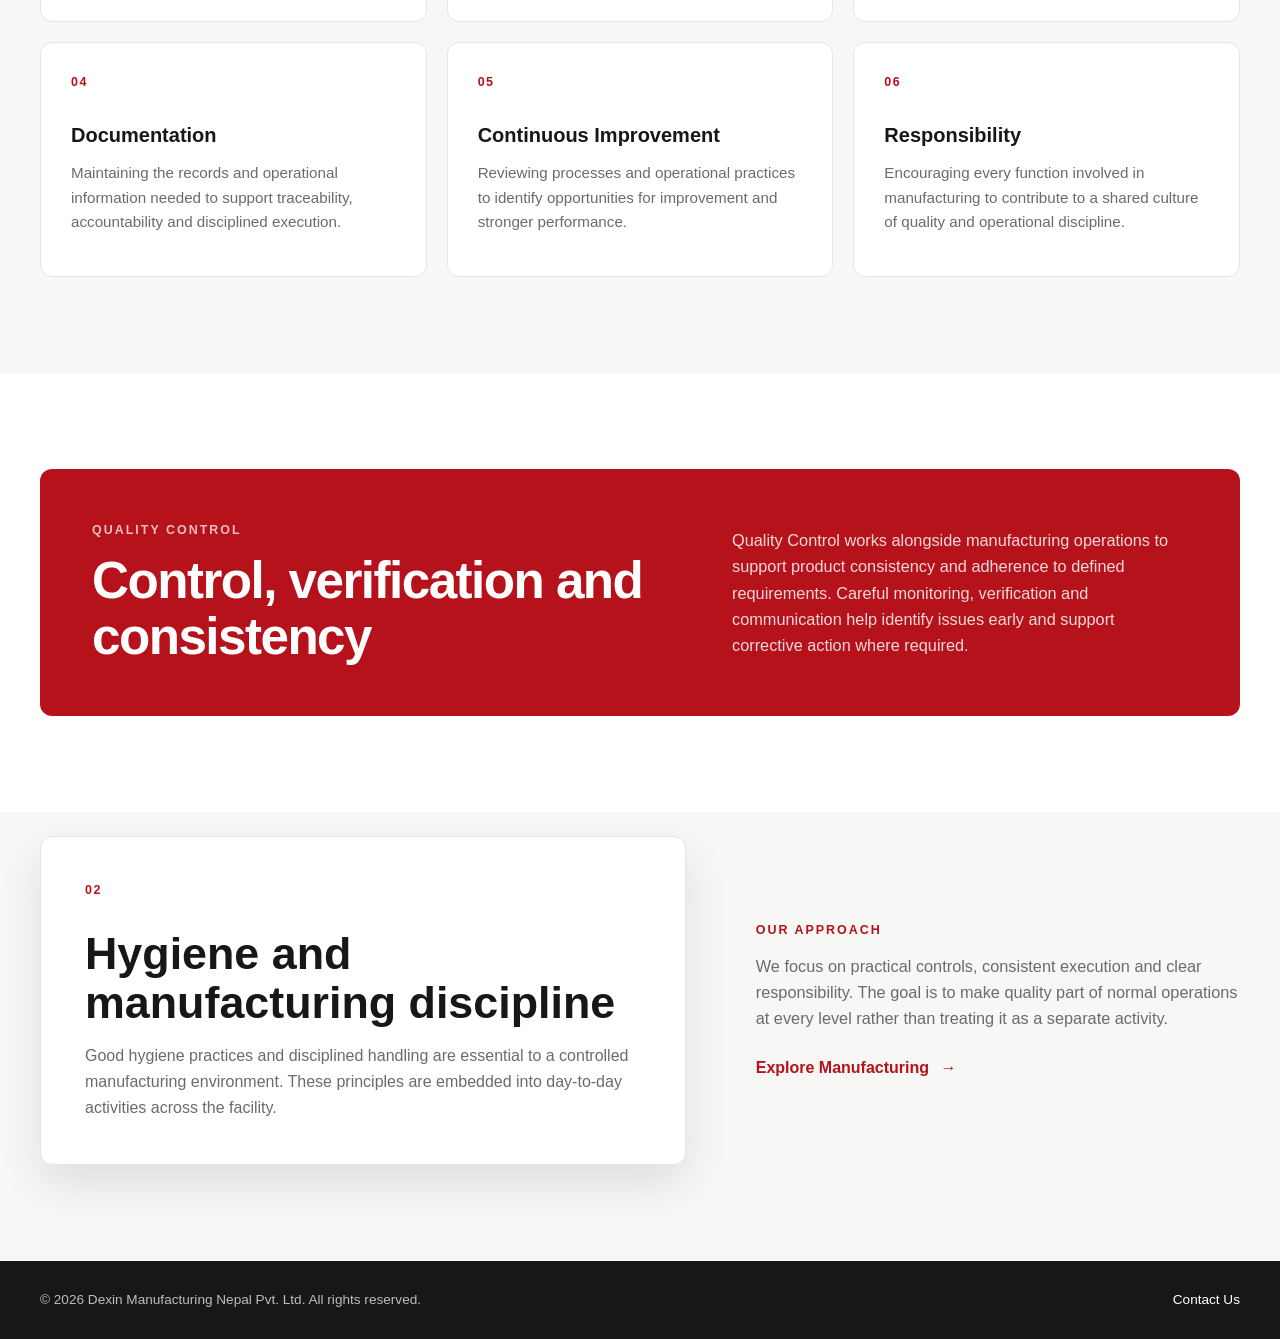
<file: quality.html>
<!DOCTYPE html>
<html lang="en">
<head>
  <meta charset="UTF-8">
  <meta name="viewport" content="width=device-width, initial-scale=1.0">
  <meta name="description" content="Quality standards and practices at Dexin Manufacturing Nepal Pvt. Ltd.">
  <title>Quality | Dexin Manufacturing Nepal Pvt. Ltd.</title>
  <link rel="stylesheet" href="css/style.css">
  <link rel="stylesheet" href="css/responsive.css">
</head>
<body>
  <header class="site-header" id="site-header">
    <div class="container header-inner">
      <a class="brand" href="index.html"><img src="images/logo/dxn-logo.png" alt="Dexin Manufacturing Nepal logo"></a>
      <button class="menu-toggle" type="button" aria-label="Open navigation" aria-expanded="false" aria-controls="site-nav"><span></span><span></span><span></span></button>
      <nav class="site-nav" id="site-nav" aria-label="Main navigation">
        <a href="index.html">Home</a><a href="about.html">About</a><a href="manufacturing.html">Manufacturing</a><a href="products.html">Products</a><a class="active" href="quality.html">Quality</a><a href="gallery.html">Gallery</a><a href="careers.html">Careers</a><a href="staff-portal.html">Staff Portal</a><a href="contact.html">Contact</a>
      </nav>
    </div>
  </header>

  <main>
    <section class="page-hero quality-hero">
      <div class="container">
        <p class="eyebrow">QUALITY &amp; STANDARDS</p>
        <h1>Quality</h1>
        <p>Quality, hygiene, consistency and disciplined manufacturing practices are central to how we operate.</p>
      </div>
    </section>

    <section class="section quality-commitment">
      <div class="container quality-intro-grid">
        <div class="quality-copy">
          <p class="eyebrow">OUR COMMITMENT</p>
          <h2>Quality built into every stage</h2>
          <p>At Dexin Manufacturing Nepal, quality is treated as an operational discipline rather than a final inspection step. Our manufacturing environment is structured around consistent processes, controlled handling and attention to hygiene.</p>
          <p>From incoming materials and production activities to quality control and finished-product handling, each stage supports the objective of delivering products that meet defined requirements consistently.</p>
        </div>
        <div class="quality-highlight">
          <span class="quality-highlight-number">01</span>
          <h3>Consistency by design</h3>
          <p>Clear procedures, controlled operations and disciplined execution help maintain consistency throughout manufacturing activities.</p>
        </div>
      </div>
    </section>

    <section class="section quality-pillars">
      <div class="container">
        <div class="section-heading">
          <p class="eyebrow">QUALITY PILLARS</p>
          <h2>Principles that guide our quality culture</h2>
          <p class="section-lead">Our approach brings together hygiene, process discipline, quality control and continuous improvement across the facility.</p>
        </div>
        <div class="quality-grid">
          <article class="quality-card"><span>01</span><h3>Hygiene</h3><p>Maintaining clean and controlled manufacturing environments and supporting good hygiene practices throughout operations.</p></article>
          <article class="quality-card"><span>02</span><h3>Process Control</h3><p>Following defined operating practices to support stable, repeatable and controlled manufacturing processes.</p></article>
          <article class="quality-card"><span>03</span><h3>Quality Control</h3><p>Applying appropriate checks and monitoring to support product quality and consistency across manufacturing activities.</p></article>
          <article class="quality-card"><span>04</span><h3>Documentation</h3><p>Maintaining the records and operational information needed to support traceability, accountability and disciplined execution.</p></article>
          <article class="quality-card"><span>05</span><h3>Continuous Improvement</h3><p>Reviewing processes and operational practices to identify opportunities for improvement and stronger performance.</p></article>
          <article class="quality-card"><span>06</span><h3>Responsibility</h3><p>Encouraging every function involved in manufacturing to contribute to a shared culture of quality and operational discipline.</p></article>
        </div>
      </div>
    </section>

    <section class="section quality-control">
      <div class="container quality-control-panel">
        <div>
          <p class="eyebrow">QUALITY CONTROL</p>
          <h2>Control, verification and consistency</h2>
        </div>
        <div>
          <p>Quality Control works alongside manufacturing operations to support product consistency and adherence to defined requirements. Careful monitoring, verification and communication help identify issues early and support corrective action where required.</p>
        </div>
      </div>
    </section>

    <section class="section quality-hygiene">
      <div class="container quality-hygiene-grid">
        <div class="quality-hygiene-card"><span class="quality-hygiene-mark">02</span><h2>Hygiene and manufacturing discipline</h2><p>Good hygiene practices and disciplined handling are essential to a controlled manufacturing environment. These principles are embedded into day-to-day activities across the facility.</p></div>
        <div class="quality-hygiene-copy"><p class="eyebrow">OUR APPROACH</p><p>We focus on practical controls, consistent execution and clear responsibility. The goal is to make quality part of normal operations at every level rather than treating it as a separate activity.</p><a class="text-link" href="manufacturing.html">Explore Manufacturing <span>→</span></a></div>
      </div>
    </section>
  </main>

  <footer class="site-footer">
    <div class="container footer-inner"><p>© <span data-current-year></span> Dexin Manufacturing Nepal Pvt. Ltd. All rights reserved.</p><a href="contact.html">Contact Us</a></div>
  </footer>
  <script src="js/script.js" defer></script>
</body>
</html>
</file>
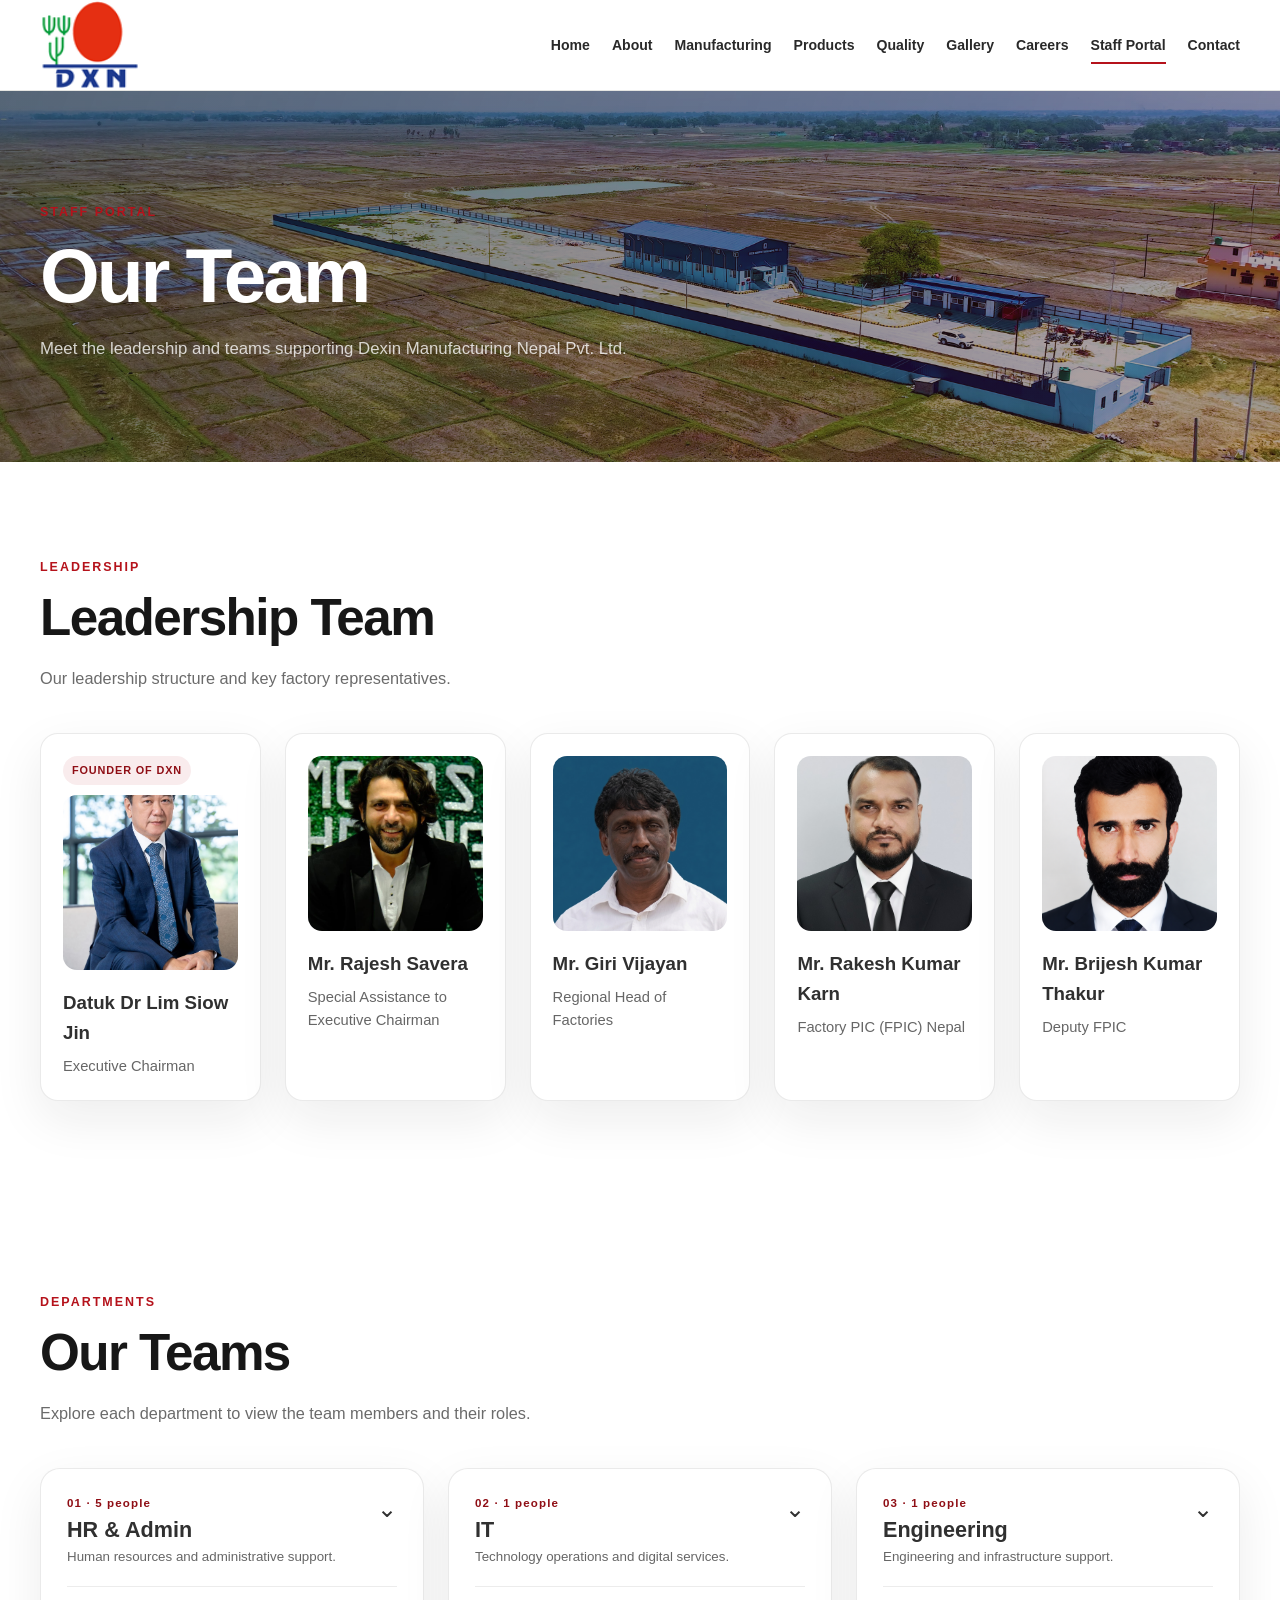
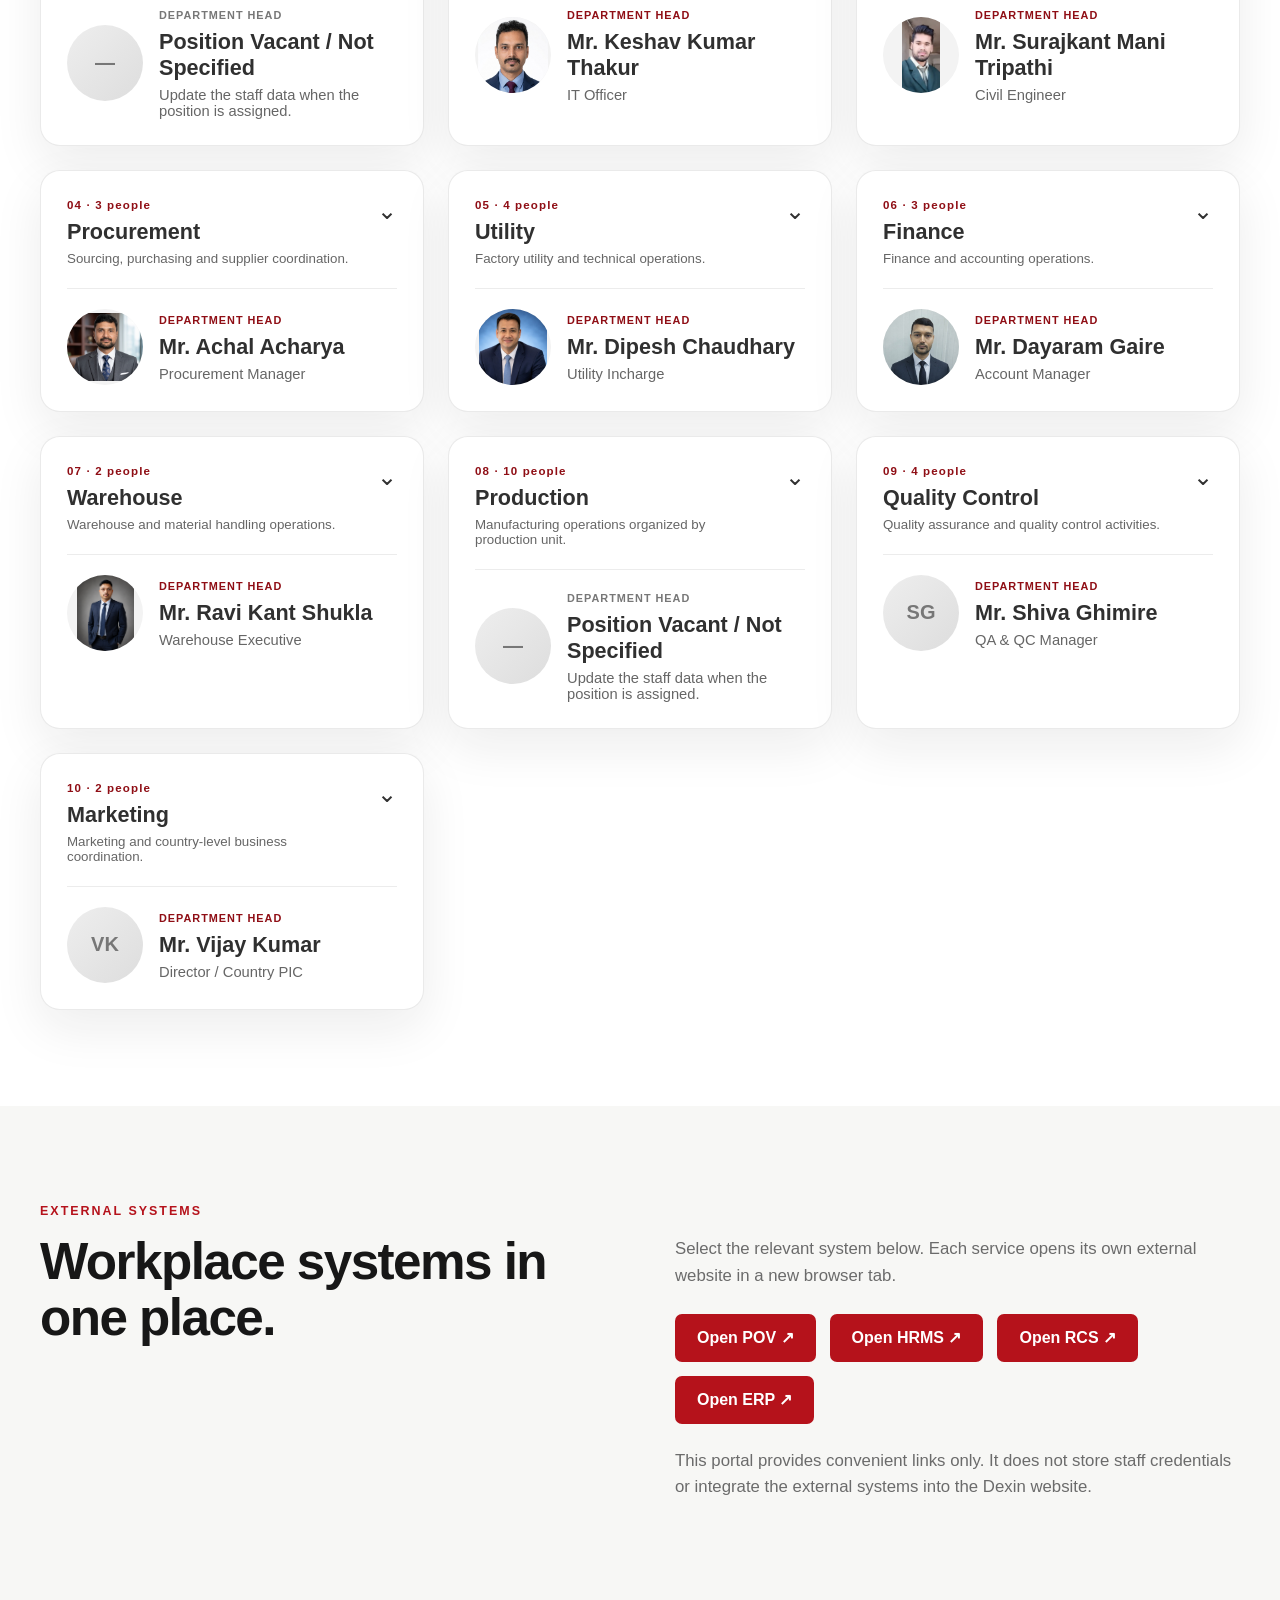
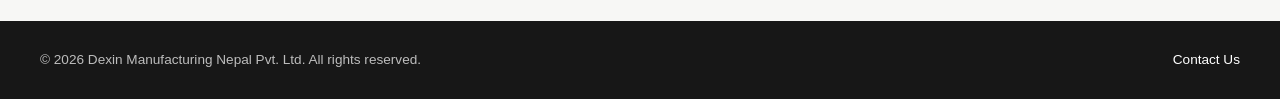
<file: staff-portal.html>
<!DOCTYPE html>
<html lang="en">
<head>
  <meta charset="UTF-8">
  <meta name="viewport" content="width=device-width, initial-scale=1.0">
  <meta name="description" content="Staff Portal and team structure of Dexin Manufacturing Nepal Pvt. Ltd.">
  <title>Staff Portal | Dexin Manufacturing Nepal Pvt. Ltd.</title>
  <link rel="stylesheet" href="css/style.css">
  <link rel="stylesheet" href="css/responsive.css">
  <link rel="stylesheet" href="css/staff-organogram.css">
</head>
<body>
  <header class="site-header" id="site-header">
    <div class="container header-inner">
      <a class="brand" href="index.html" aria-label="Dexin Manufacturing Nepal home"><img src="images/logo/dxn-logo.png" alt="Dexin Manufacturing Nepal logo"></a>
      <button class="menu-toggle" type="button" aria-label="Open navigation" aria-expanded="false" aria-controls="site-nav"><span></span><span></span><span></span></button>
      <nav class="site-nav" id="site-nav" aria-label="Main navigation">
        <a href="index.html">Home</a><a href="about.html">About</a><a href="manufacturing.html">Manufacturing</a><a href="products.html">Products</a><a href="quality.html">Quality</a><a href="gallery.html">Gallery</a><a href="careers.html">Careers</a><a class="active" href="staff-portal.html" aria-current="page">Staff Portal</a><a href="contact.html">Contact</a>
      </nav>
    </div>
  </header>

  <main>
    <section class="page-hero">
      <div class="container">
        <p class="eyebrow">STAFF PORTAL</p>
        <h1>Our Team</h1>
        <p>Meet the leadership and teams supporting Dexin Manufacturing Nepal Pvt. Ltd.</p>
      </div>
    </section>

    <section class="section">
      <div class="container">
        <div class="section-heading">
          <p class="eyebrow">LEADERSHIP</p>
          <h2>Leadership Team</h2>
          <p class="section-lead">Our leadership structure and key factory representatives.</p>
        </div>
        <div class="staff-leadership-grid" id="leadership-grid" aria-live="polite"></div>
      </div>
    </section>

    <section class="section about-values">
      <div class="container">
        <div class="section-heading">
          <p class="eyebrow">DEPARTMENTS</p>
          <h2>Our Teams</h2>
          <p class="section-lead">Explore each department to view the team members and their roles.</p>
        </div>
        <div class="department-grid" id="department-grid" aria-live="polite"></div>
        <p id="staff-load-error" class="staff-state" hidden>Staff information is temporarily unavailable.</p>
      </div>
    </section>

    <section class="section intro">
      <div class="container intro-grid">
        <div>
          <p class="eyebrow">EXTERNAL SYSTEMS</p>
          <h2>Workplace systems in one place.</h2>
        </div>
        <div>
          <p>Select the relevant system below. Each service opens its own external website in a new browser tab.</p>
          <div class="hero-actions">
            <a class="button button-primary" href="https://pov.dxn2u.com/web/login" target="_blank" rel="noopener noreferrer">Open POV ↗</a>
            <a class="button button-primary" href="https://hrms.dxn2u.com/" target="_blank" rel="noopener noreferrer">Open HRMS ↗</a>
            <a class="button button-primary" href="https://rcs.dxn2u.com/site/login" target="_blank" rel="noopener noreferrer">Open RCS ↗</a>
            <a class="button button-primary" href="https://dexin.nimbleerp.com/" target="_blank" rel="noopener noreferrer">Open ERP ↗</a>
          </div>
          <p style="margin-top:24px;">This portal provides convenient links only. It does not store staff credentials or integrate the external systems into the Dexin website.</p>
        </div>
      </div>
    </section>
  </main>

  <div class="staff-modal" id="staff-modal" hidden aria-hidden="true" role="dialog" aria-modal="true" aria-label="Staff profile">
    <div class="staff-modal-backdrop" data-modal-close></div>
    <div class="staff-modal-panel">
      <button class="staff-modal-close" type="button" aria-label="Close profile" data-modal-close>×</button>
      <div class="staff-modal-content">
        <div id="staff-modal-photo" class="staff-modal-photo"></div>
        <div>
          <p class="eyebrow" id="staff-modal-department">TEAM MEMBER</p>
          <h2 id="staff-modal-name"></h2>
          <p class="staff-modal-role" id="staff-modal-role"></p>
          <p id="staff-modal-bio"></p>
          <p class="staff-email"><a class="text-link" id="staff-modal-email" href="" hidden>Email staff member ↗</a></p>
        </div>
      </div>
    </div>
  </div>

  <footer class="site-footer">
    <div class="container footer-inner">
      <p>© <span data-current-year></span> Dexin Manufacturing Nepal Pvt. Ltd. All rights reserved.</p>
      <a href="contact.html">Contact Us</a>
    </div>
  </footer>
  <script src="js/script.js" defer></script>
  <script src="js/staff-organogram.js" defer></script>
</body>
</html>
</file>
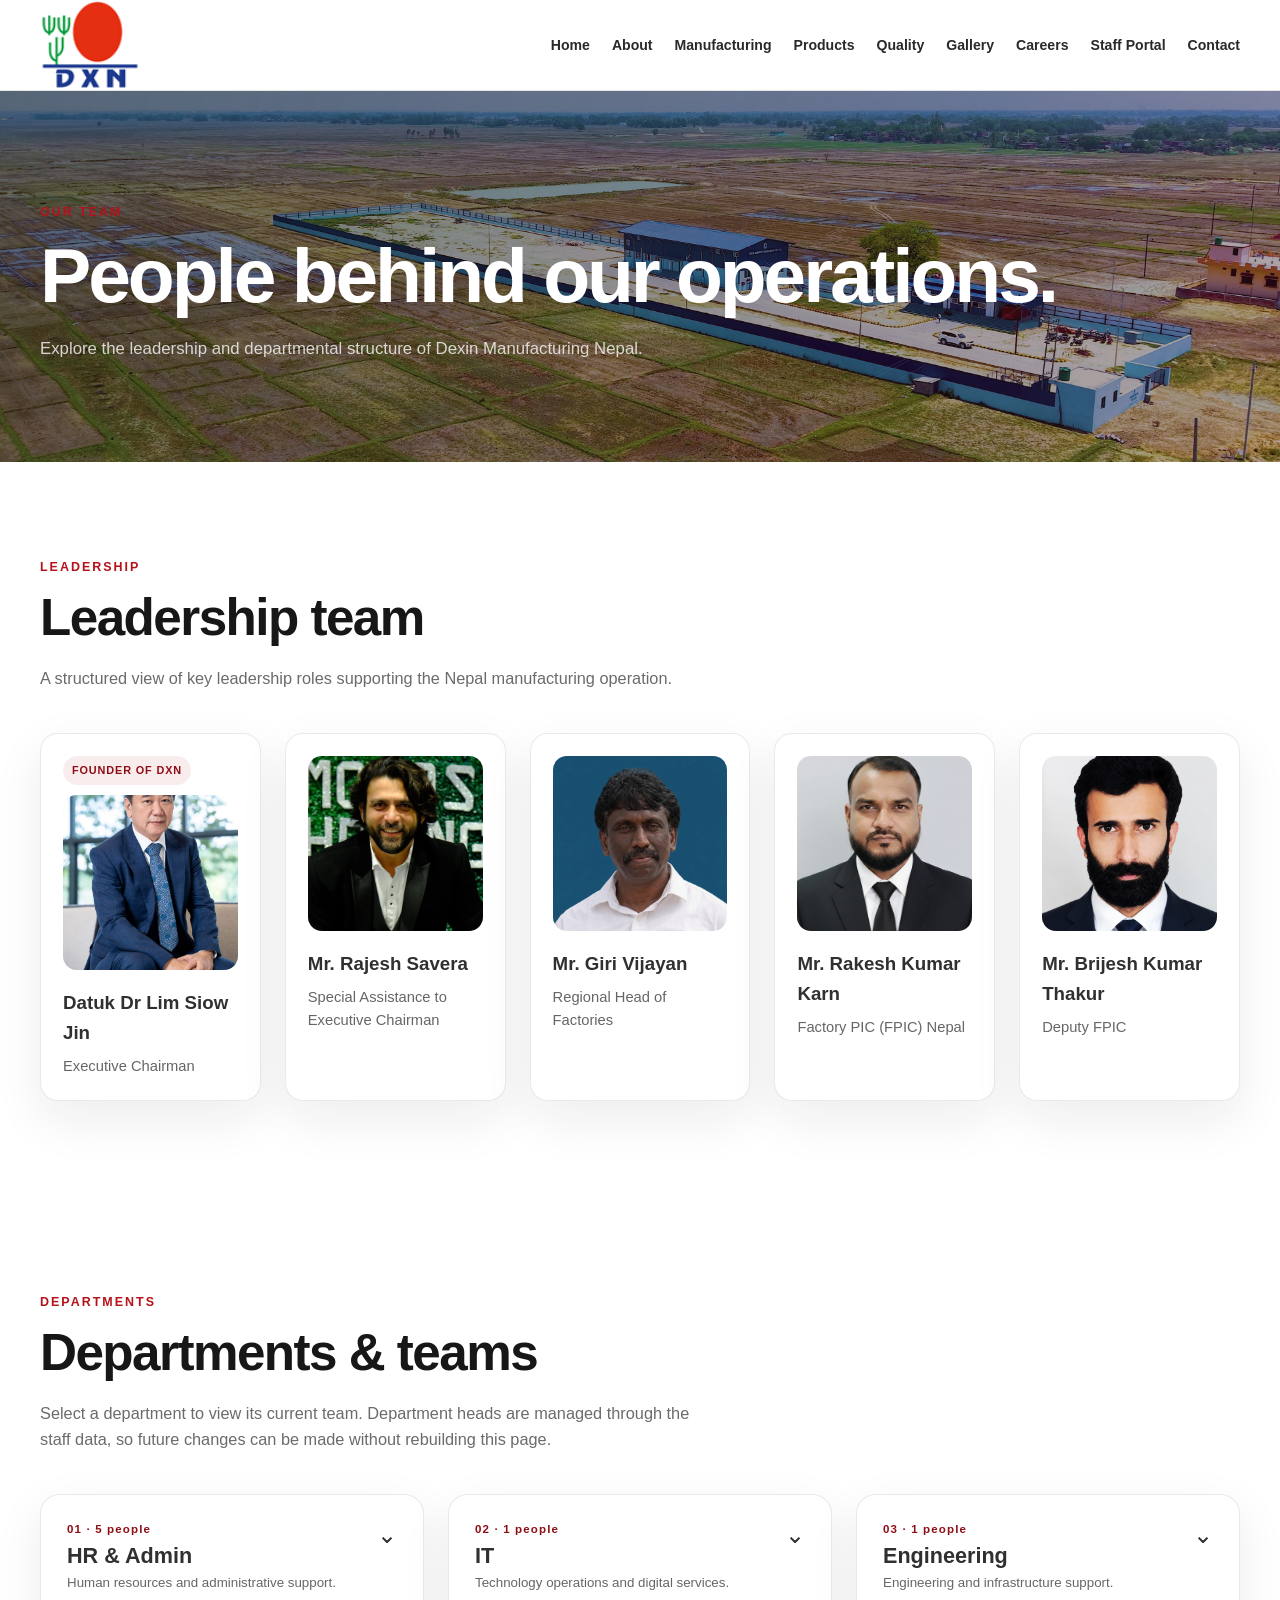
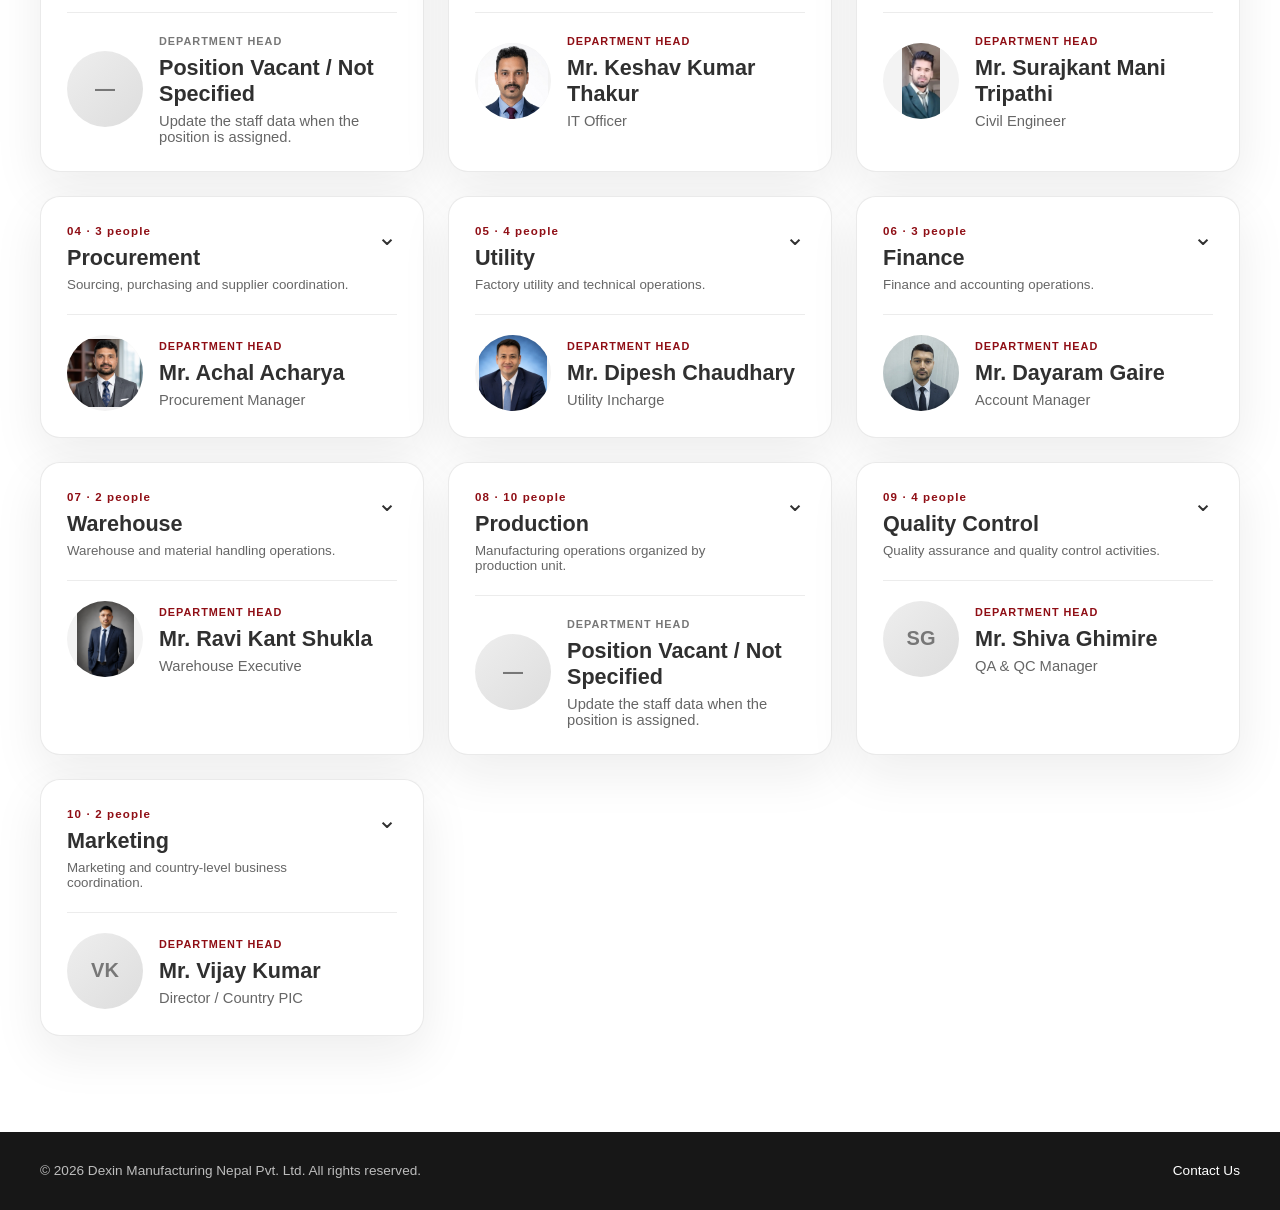
<file: staff.html>
<!DOCTYPE html>
<html lang="en">
<head>
  <meta charset="UTF-8">
  <meta name="viewport" content="width=device-width, initial-scale=1.0">
  <meta name="description" content="Our Team and departmental structure of Dexin Manufacturing Nepal Pvt. Ltd.">
  <title>Our Team | Dexin Manufacturing Nepal Pvt. Ltd.</title>
  <link rel="stylesheet" href="css/style.css">
  <link rel="stylesheet" href="css/responsive.css">
  <link rel="stylesheet" href="css/staff-organogram.css">
</head>
<body>
  <header class="site-header" id="site-header">
    <div class="container header-inner">
      <a class="brand" href="index.html" aria-label="Dexin Manufacturing Nepal home">
        <img src="images/logo/dxn-logo.png" alt="Dexin Manufacturing Nepal logo">
      </a>
      <button class="menu-toggle" type="button" aria-label="Open navigation" aria-expanded="false" aria-controls="site-nav">
        <span></span><span></span><span></span>
      </button>
      <nav class="site-nav" id="site-nav" aria-label="Main navigation">
        <a href="index.html">Home</a>
        <a href="about.html">About</a>
        <a href="manufacturing.html">Manufacturing</a>
        <a href="products.html">Products</a>
        <a href="quality.html">Quality</a>
        <a href="gallery.html">Gallery</a>
        <a href="careers.html">Careers</a>
        <a href="staff-portal.html">Staff Portal</a>
        <a href="contact.html">Contact</a>
      </nav>
    </div>
  </header>

  <main>
    <section class="page-hero">
      <div class="container">
        <p class="eyebrow">OUR TEAM</p>
        <h1>People behind our operations.</h1>
        <p>Explore the leadership and departmental structure of Dexin Manufacturing Nepal.</p>
      </div>
    </section>

    <section class="section staff-leadership" aria-labelledby="leadership-title">
      <div class="container">
        <div class="section-heading">
          <p class="eyebrow">LEADERSHIP</p>
          <h2 id="leadership-title">Leadership team</h2>
          <p class="section-lead">A structured view of key leadership roles supporting the Nepal manufacturing operation.</p>
        </div>
        <div id="leadership-grid" class="staff-leadership-grid" aria-live="polite"></div>
      </div>
    </section>

    <section class="section staff-departments" aria-labelledby="departments-title">
      <div class="container">
        <div class="section-heading">
          <p class="eyebrow">DEPARTMENTS</p>
          <h2 id="departments-title">Departments &amp; teams</h2>
          <p class="section-lead">Select a department to view its current team. Department heads are managed through the staff data, so future changes can be made without rebuilding this page.</p>
        </div>
        <div id="department-grid" class="department-grid" aria-live="polite"></div>
        <p id="staff-load-error" class="staff-state" hidden>Staff information could not be loaded. Please try again later.</p>
      </div>
    </section>
  </main>

  <div class="staff-modal" id="staff-modal" hidden aria-hidden="true" role="dialog" aria-modal="true" aria-labelledby="staff-modal-name">
    <div class="staff-modal-backdrop" data-modal-close></div>
    <div class="staff-modal-panel" role="document">
      <button class="staff-modal-close" type="button" aria-label="Close profile" data-modal-close>×</button>
      <div class="staff-modal-content">
        <div class="staff-modal-photo" id="staff-modal-photo"></div>
        <div>
          <p class="eyebrow" id="staff-modal-department">TEAM MEMBER</p>
          <h2 id="staff-modal-name">Staff member</h2>
          <p class="staff-modal-role" id="staff-modal-role"></p>
          <p id="staff-modal-bio"></p>
          <a id="staff-modal-email" class="button button-primary staff-email" href="mailto:" hidden>Email</a>
        </div>
      </div>
    </div>
  </div>

  <footer class="site-footer">
    <div class="container footer-inner">
      <p>© <span data-current-year></span> Dexin Manufacturing Nepal Pvt. Ltd. All rights reserved.</p>
      <a href="contact.html">Contact Us</a>
    </div>
  </footer>
  <script src="js/script.js" defer></script>
  <script src="js/staff-organogram.js" defer></script>
</body>
</html>
</file>
<file: css/style.css>
:root {
  --primary: #b5121b;
  --primary-dark: #8f0e15;
  --primary-light: #d71920;
  --dark: #171717;
  --text: #303030;
  --muted: #6b6b6b;
  --surface: #ffffff;
  --surface-soft: #f7f7f5;
  --border: #e5e5e2;
  --container: 1200px;
  --header-height: 78px;
  --radius: 12px;
  --shadow: 0 18px 45px rgba(0, 0, 0, 0.10);
}
* { box-sizing: border-box; }
html { scroll-behavior: smooth; }
body { margin: 0; color: var(--text); background: var(--surface); font-family: Arial, Helvetica, sans-serif; line-height: 1.6; }
img { display: block; max-width: 100%; }
a { color: inherit; text-decoration: none; }
button, a { -webkit-tap-highlight-color: transparent; }
.container { width: min(calc(100% - 40px), var(--container)); margin-inline: auto; }
.section { padding: 96px 0; }
.eyebrow { margin: 0 0 12px; color: var(--primary); font-size: .78rem; font-weight: 700; letter-spacing: .16em; }
.site-header { position: sticky; top: 0; z-index: 1000; min-height: var(--header-height); background: rgba(255,255,255,.96); border-bottom: 1px solid var(--border); backdrop-filter: blur(10px); }
.header-inner { min-height: var(--header-height); display: flex; align-items: center; justify-content: space-between; gap: 28px; }

/* =========================================================
   BRAND VISIBILITY
========================================================= */
.brand { display: inline-flex; align-items: center; flex-shrink: 0; }
.brand img { width: 100px; height: 90px; }

.site-nav { display: flex; align-items: center; gap: 22px; }
.site-nav a { position: relative; padding: 28px 0; color: #292929; font-size: .88rem; font-weight: 600; white-space: nowrap; }
.site-nav a::after { content: ""; position: absolute; left: 0; right: 0; bottom: 20px; height: 2px; background: var(--primary); transform: scaleX(0); transform-origin: center; transition: transform .2s ease; }
.site-nav a:hover::after, .site-nav a.active::after { transform: scaleX(1); }
.menu-toggle { display: none; border: 0; background: transparent; padding: 8px; cursor: pointer; }
.menu-toggle span { display: block; width: 24px; height: 2px; margin: 5px 0; background: var(--dark); }
.hero { position: relative; min-height: 680px; display: flex; align-items: center; overflow: hidden; background: var(--dark); color: #fff; }
.hero-media { position: absolute; inset: 0; background: linear-gradient(90deg, rgba(0,0,0,.72), rgba(0,0,0,.28)), url("../images/factory/factory-intro.jpg") center/cover no-repeat; transform: scale(1.01); }
.hero-content { position: relative; z-index: 1; max-width: 760px; padding-block: 100px; }
.hero h1 { max-width: 720px; margin: 0; font-size: clamp(2.8rem, 6vw, 5.4rem); line-height: 1.02; letter-spacing: -.04em; }
.hero-text { max-width: 650px; margin: 24px 0 32px; color: rgba(255,255,255,.88); font-size: 1.08rem; }
.hero-actions { display: flex; flex-wrap: wrap; gap: 14px; }
.button { display: inline-flex; min-height: 48px; align-items: center; justify-content: center; padding: 0 22px; border-radius: 7px; font-weight: 700; transition: transform .2s ease, background-color .2s ease, color .2s ease, border-color .2s ease; }
.button:hover { transform: translateY(-2px); }
.button-primary { color: #fff; background: var(--primary); }
.button-primary:hover { background: var(--primary-light); }
.button-outline { color: #fff; border: 1px solid rgba(255,255,255,.65); }
.button-outline:hover { border-color: #fff; background: rgba(255,255,255,.1); }
.page-hero { padding: 112px 0 100px; color: #fff; background: linear-gradient(110deg, rgba(23,23,23,.58), rgba(72,20,23,.38)), url("../images/hero/factory-main.png") center/cover no-repeat; }
.page-hero-about { background: linear-gradient(110deg, rgba(23,23,23,.58), rgba(72,20,23,.38)), url("../images/factory/factory-intro.jpg") center/cover no-repeat; }
.page-hero h1 { margin: 0; font-size: clamp(2.7rem, 6vw, 4.8rem); line-height: 1.05; letter-spacing: -.04em; }
.page-hero p:last-child { max-width: 680px; margin: 20px 0 0; color: rgba(255,255,255,.78); font-size: 1.05rem; }
.about-introduction { background: var(--surface); }
.about-split { display: grid; grid-template-columns: minmax(0, 1fr) minmax(0, 1fr); gap: 72px; align-items: center; }
.about-image-wrap { overflow: hidden; border-radius: var(--radius); box-shadow: var(--shadow); background: var(--surface-soft); }
.about-image-wrap img { width: 100%; aspect-ratio: 4 / 3; object-fit: cover; transition: transform .5s ease; }
.about-image-wrap:hover img { transform: scale(1.025); }
/* Founder portrait: show the complete image without cropping */
.heritage-section .about-image-wrap img { aspect-ratio: auto; object-fit: contain; }
.about-copy h2 { margin: 0 0 20px; color: var(--dark); font-size: clamp(2rem, 4vw, 3.3rem); line-height: 1.1; letter-spacing: -.03em; }
.about-copy p:not(.eyebrow) { margin: 0 0 16px; color: var(--muted); font-size: 1.02rem; }
.heritage-section { background: var(--surface-soft); }
.about-split-reverse .about-image-wrap { order: 2; }
.about-split-reverse .about-copy { order: 1; }
.about-values { background: var(--surface); }
.section-heading { max-width: 700px; margin-bottom: 42px; }
.section-heading h2 { margin: 0; color: var(--dark); font-size: clamp(2rem, 4vw, 3.2rem); line-height: 1.1; letter-spacing: -.03em; }
.section-lead { max-width: 680px; margin: 18px 0 0; color: var(--muted); font-size: 1.02rem; }
.value-grid { display: grid; grid-template-columns: repeat(3, 1fr); gap: 20px; }
.value-card { min-height: 220px; padding: 30px; border: 1px solid var(--border); border-radius: var(--radius); background: #fff; transition: transform .25s ease, box-shadow .25s ease, border-color .25s ease; }
.value-card:hover { transform: translateY(-4px); border-color: rgba(181,18,27,.35); box-shadow: var(--shadow); }
.value-number { display: block; margin-bottom: 24px; color: var(--primary); font-size: .78rem; font-weight: 700; letter-spacing: .12em; }
.value-card h3 { margin: 0 0 10px; color: var(--dark); font-size: 1.25rem; }
.value-card p { margin: 0; color: var(--muted); }
.intro { background: var(--surface-soft); }
.intro-grid { display: grid; grid-template-columns: 1fr 1fr; gap: 70px; align-items: start; }
.intro h2 { max-width: 560px; margin: 0; color: var(--dark); font-size: clamp(2rem, 4vw, 3.4rem); line-height: 1.1; letter-spacing: -.03em; }
.intro-grid > div:last-child { padding-top: 34px; }
.intro-grid p:not(.eyebrow) { margin: 0 0 24px; color: var(--muted); font-size: 1.05rem; }
.text-link { color: var(--primary); font-weight: 700; }
.text-link span { display: inline-block; margin-left: 7px; transition: transform .2s ease; }
.text-link:hover span { transform: translateX(4px); }

.manufacturing-hero { background: linear-gradient(110deg, rgba(23,23,23,.58), rgba(72,20,23,.38)), url("../images/factory/factory-intro.jpg") center/cover no-repeat; }
.manufacturing-overview { background: var(--surface); }
.manufacturing-intro-grid { display: grid; grid-template-columns: minmax(0, 1.05fr) minmax(0, .95fr); gap: 72px; align-items: center; }
.manufacturing-image-wrap { overflow: hidden; border-radius: var(--radius); background: var(--surface-soft); box-shadow: var(--shadow); }
.manufacturing-image-wrap img { width: 100%; aspect-ratio: 4 / 3; object-fit: cover; transition: transform .5s ease; }
.manufacturing-image-wrap:hover img { transform: scale(1.025); }
.manufacturing-copy h2 { max-width: 620px; margin: 0 0 20px; color: var(--dark); font-size: clamp(2rem, 4vw, 3.2rem); line-height: 1.1; letter-spacing: -.03em; }
.manufacturing-copy p:not(.eyebrow) { margin: 0 0 16px; color: var(--muted); font-size: 1.02rem; }
.manufacturing-units { background: var(--surface-soft); }
.unit-grid { display: grid; grid-template-columns: repeat(2, 1fr); gap: 24px; }
.unit-card { position: relative; min-height: 250px; display: flex; gap: 28px; padding: 34px; overflow: hidden; border: 1px solid var(--border); border-radius: var(--radius); background: #fff; transition: transform .25s ease, box-shadow .25s ease, border-color .25s ease; }
.unit-card::after { content: ""; position: absolute; left: 0; bottom: 0; width: 100%; height: 4px; background: var(--primary); transform: scaleX(0); transform-origin: left; transition: transform .25s ease; }
.unit-card:hover { transform: translateY(-5px); border-color: rgba(181,18,27,.35); box-shadow: var(--shadow); }
.unit-card:hover::after { transform: scaleX(1); }
.unit-index { flex: 0 0 auto; color: var(--primary); font-size: .78rem; font-weight: 700; letter-spacing: .12em; }
.unit-card-content h3 { margin: 0 0 12px; color: var(--dark); font-size: 1.5rem; }
.unit-card-content p { margin: 0; color: var(--muted); }
.manufacturing-approach { background: var(--surface); }
.operations-grid { display: grid; grid-template-columns: repeat(4, 1fr); gap: 18px; }
.operation-card { min-height: 210px; padding: 28px; border-top: 3px solid var(--primary); border-right: 1px solid var(--border); border-bottom: 1px solid var(--border); border-left: 1px solid var(--border); border-radius: 0 0 var(--radius) var(--radius); background: #fff; transition: transform .25s ease, box-shadow .25s ease; }
.operation-card:hover { transform: translateY(-4px); box-shadow: var(--shadow); }
.operation-card h3 { margin: 0 0 12px; color: var(--dark); font-size: 1.15rem; }
.operation-card p { margin: 0; color: var(--muted); font-size: .95rem; }
.manufacturing-standards { padding-top: 24px; background: var(--surface-soft); }
.standards-panel { display: grid; grid-template-columns: minmax(0, 1fr) minmax(0, .8fr); gap: 70px; align-items: center; padding: 52px; border-radius: var(--radius); color: #fff; background: var(--dark); }
.standards-panel h2 { max-width: 650px; margin: 0; color: #fff; font-size: clamp(2rem, 4vw, 3.2rem); line-height: 1.08; letter-spacing: -.03em; }
.standards-panel .eyebrow { color: #f0a2a6; }
.standards-panel > p { margin: 0; color: rgba(255,255,255,.72); font-size: 1.02rem; }

.quality-hero { background: linear-gradient(110deg, rgba(23,23,23,.58), rgba(72,20,23,.38)), url("../images/factory/factory-intro.jpg") center/cover no-repeat; }
.quality-commitment { background: var(--surface); }
.quality-intro-grid { display: grid; grid-template-columns: minmax(0, 1.05fr) minmax(0, .95fr); gap: 72px; align-items: center; }
.quality-copy h2 { max-width: 620px; margin: 0 0 20px; color: var(--dark); font-size: clamp(2rem, 4vw, 3.2rem); line-height: 1.1; letter-spacing: -.03em; }
.quality-copy p:not(.eyebrow) { margin: 0 0 16px; color: var(--muted); font-size: 1.02rem; }
.quality-highlight { min-height: 320px; display: flex; flex-direction: column; justify-content: center; padding: 48px; border-radius: var(--radius); color: #fff; background: var(--dark); box-shadow: var(--shadow); }
.quality-highlight-number { margin-bottom: 34px; color: #f0a2a6; font-size: .78rem; font-weight: 700; letter-spacing: .14em; }
.quality-highlight h3 { margin: 0 0 14px; color: #fff; font-size: clamp(1.7rem, 3vw, 2.3rem); line-height: 1.1; }
.quality-highlight p { margin: 0; color: rgba(255,255,255,.72); }
.quality-pillars { background: var(--surface-soft); }
.quality-grid { display: grid; grid-template-columns: repeat(3, 1fr); gap: 20px; }
.quality-card { min-height: 235px; padding: 30px; border: 1px solid var(--border); border-radius: var(--radius); background: #fff; transition: transform .25s ease, box-shadow .25s ease, border-color .25s ease; }
.quality-card:hover { transform: translateY(-4px); border-color: rgba(181,18,27,.35); box-shadow: var(--shadow); }
.quality-card > span { display: block; margin-bottom: 26px; color: var(--primary); font-size: .78rem; font-weight: 700; letter-spacing: .12em; }
.quality-card h3 { margin: 0 0 10px; color: var(--dark); font-size: 1.25rem; }
.quality-card p { margin: 0; color: var(--muted); font-size: .95rem; }
.quality-control { background: var(--surface); }
.quality-control-panel { display: grid; grid-template-columns: minmax(0, 1fr) minmax(0, .8fr); gap: 70px; align-items: center; padding: 52px; border-radius: var(--radius); background: var(--primary); color: #fff; }
.quality-control-panel h2 { max-width: 620px; margin: 0; color: #fff; font-size: clamp(2rem, 4vw, 3.2rem); line-height: 1.08; letter-spacing: -.03em; }
.quality-control-panel .eyebrow { color: rgba(255,255,255,.72); }
.quality-control-panel > div:last-child p { margin: 0; color: rgba(255,255,255,.84); font-size: 1.02rem; }
.quality-hygiene { padding-top: 24px; background: var(--surface-soft); }
.quality-hygiene-grid { display: grid; grid-template-columns: minmax(0, 1fr) minmax(0, .75fr); gap: 70px; align-items: center; }
.quality-hygiene-card { padding: 44px; border: 1px solid var(--border); border-radius: var(--radius); background: #fff; box-shadow: var(--shadow); }
.quality-hygiene-mark { display: block; margin-bottom: 28px; color: var(--primary); font-size: .78rem; font-weight: 700; letter-spacing: .12em; }
.quality-hygiene-card h2 { max-width: 650px; margin: 0 0 16px; color: var(--dark); font-size: clamp(1.8rem, 3.5vw, 2.8rem); line-height: 1.1; }
.quality-hygiene-card p { margin: 0; color: var(--muted); }
.quality-hygiene-copy p:not(.eyebrow) { margin: 0 0 24px; color: var(--muted); font-size: 1.02rem; }

.site-footer { padding: 28px 0; color: #bdbdbd; background: var(--dark); font-size: .85rem; }
.footer-inner { display: flex; align-items: center; justify-content: space-between; gap: 20px; }
.footer-inner p { margin: 0; }
.footer-inner a { color: #fff; }
@media (prefers-reduced-motion: reduce) { html { scroll-behavior: auto; } *, *::before, *::after { transition-duration: .01ms !important; animation-duration: .01ms !important; animation-iteration-count: 1 !important; } }
</file>
<file: css/responsive.css>
@media (max-width: 1100px) {
  .site-nav { gap: 16px; }
  .site-nav a { font-size: .82rem; }
  .product-grid { grid-template-columns: repeat(3, minmax(0, 1fr)); }
}

@media (max-width: 900px) {
  :root { --header-height: 70px; }
  .container { width: min(calc(100% - 32px), var(--container)); }
  .site-header { min-height: var(--header-height); }
  .header-inner { min-height: var(--header-height); }
  .brand img {
    width: 92px;
    height: 64px;
    object-fit: contain;
    object-position: center;
    flex-shrink: 0;
  }
  .menu-toggle { display: block; }
  .site-nav { position: absolute; top: 100%; left: 0; right: 0; display: none; flex-direction: column; align-items: stretch; gap: 0; padding: 8px 16px 16px; background: #fff; border-bottom: 1px solid var(--border); box-shadow: 0 15px 30px rgba(0,0,0,.08); }
  .site-nav.is-open { display: flex; }
  .site-nav a { padding: 12px 4px; }
  .site-nav a::after { bottom: 6px; right: auto; width: 34px; transform-origin: left; }
  .section { padding: 72px 0; }
  .hero { min-height: 600px; }
  .intro-grid { grid-template-columns: 1fr; gap: 24px; }
  .intro-grid > div:last-child { padding-top: 0; }
  .product-grid { grid-template-columns: repeat(2, minmax(0, 1fr)); }
  .product-note-panel { grid-template-columns: 1fr; gap: 28px; padding: 40px; }
  .product-modal-dialog { grid-template-columns: 1fr; max-height: calc(100vh - 32px); overflow-y: auto; }
  .modal-product-media { min-height: 280px; }
}

@media (max-width: 600px) {
  .container { width: min(calc(100% - 24px), var(--container)); }
  .hero { min-height: 580px; }
  .hero-content { padding-block: 72px; }
  .hero h1 { font-size: clamp(2.45rem, 13vw, 3.5rem); }
  .hero-text { font-size: 1rem; }
  .hero-actions { flex-direction: column; align-items: stretch; max-width: 280px; }
  .button { width: 100%; }
  .footer-inner { flex-direction: column; align-items: flex-start; }
  .product-toolbar { align-items: flex-start; flex-direction: column; }
  .product-filters { width: 100%; }
  .filter-button { flex: 1 1 auto; }
  .product-grid { grid-template-columns: 1fr; }
  .product-card-body { padding: 20px; }
  .product-note-panel { padding: 30px 24px; }
  .modal-product-content { padding: 48px 24px 28px; }
}
</file>
<file: css/gallery-folders.css>
.gallery-toolbar{display:flex;align-items:center;gap:28px;margin:0 0 32px;padding:24px;border:1px solid var(--border);border-radius:16px;background:var(--surface-soft)}.gallery-toolbar h3{margin:0;color:var(--dark);font-size:1.8rem}.gallery-toolbar p:last-child{margin:5px 0 0;color:var(--muted)}.gallery-back{flex:0 0 auto;border:1px solid var(--border);background:#fff;color:var(--dark);padding:11px 16px;border-radius:8px;font:inherit;font-weight:700;cursor:pointer}.gallery-back:hover{border-color:var(--primary);color:var(--primary)}.gallery-status{padding:26px;text-align:center;color:var(--muted);border:1px dashed var(--border);border-radius:14px;background:var(--surface-soft)}.album-grid{display:grid;grid-template-columns:repeat(3,minmax(0,1fr));gap:24px}.album-card{position:relative;min-height:330px;border:0;padding:0;text-align:left;background:transparent;cursor:pointer;perspective:1100px}.album-card-inner{position:relative;height:100%;min-height:330px;transform-style:preserve-3d;transition:transform .45s cubic-bezier(.2,.7,.2,1),filter .3s ease;will-change:transform}.album-card:hover .album-card-inner,.album-card:focus-visible .album-card-inner{transform:rotateY(-8deg) rotateX(2deg) translate3d(0,-5px,0)}.album-card:focus-visible{outline:3px solid rgba(181,18,27,.3);outline-offset:5px;border-radius:18px}.album-cover,.album-depth,.album-info{position:absolute;inset:0;border-radius:18px;overflow:hidden}.album-cover{background:var(--dark);box-shadow:0 22px 55px rgba(23,23,23,.17);transform:translateZ(22px);backface-visibility:hidden}.album-cover img,.album-cover video{width:100%;height:100%;object-fit:cover;display:block;transition:transform .6s ease,filter .4s ease}.album-card:hover .album-cover img,.album-card:hover .album-cover video{transform:scale(1.05);filter:saturate(1.05)}.album-cover::after{content:"";position:absolute;inset:0;background:linear-gradient(180deg,rgba(0,0,0,.02) 25%,rgba(0,0,0,.78) 100%)}.album-depth{background:var(--primary-dark);transform:translateZ(0) translate3d(10px,10px,-12px);opacity:.65}.album-info{z-index:2;display:flex;flex-direction:column;justify-content:flex-end;padding:26px;color:#fff;transform:translateZ(32px);pointer-events:none}.album-category{margin:0 0 7px;color:#f0a2a6;font-size:.68rem;font-weight:800;letter-spacing:.14em;text-transform:uppercase}.album-info h3{margin:0 0 5px;color:#fff;font-size:1.5rem}.album-info p{margin:0;color:rgba(255,255,255,.78);font-size:.9rem}.album-icon{position:absolute;top:22px;right:22px;z-index:3;width:46px;height:46px;display:grid;place-items:center;border:1px solid rgba(255,255,255,.35);border-radius:50%;background:rgba(0,0,0,.25);backdrop-filter:blur(8px);font-size:1.2rem;color:#fff}.media-grid{display:grid;grid-template-columns:repeat(4,minmax(0,1fr));gap:18px}.media-card{position:relative;overflow:hidden;border:1px solid var(--border);border-radius:14px;background:#fff;cursor:pointer;text-align:left;padding:0;opacity:0;transform:translate3d(0,16px,0);animation:gallery-enter .45s ease forwards;animation-delay:calc(var(--i) * 50ms)}.media-card:hover{box-shadow:var(--shadow);transform:translate3d(0,-4px,0)}.media-thumb{aspect-ratio:4/3;background:var(--surface-soft);overflow:hidden;position:relative}.media-thumb img,.media-thumb video{width:100%;height:100%;object-fit:cover;display:block;transition:transform .45s ease}.media-card:hover .media-thumb img,.media-card:hover .media-thumb video{transform:scale(1.045)}.media-type{position:absolute;top:10px;right:10px;padding:5px 8px;border-radius:999px;background:rgba(0,0,0,.66);color:#fff;font-size:.65rem;font-weight:800;letter-spacing:.08em;text-transform:uppercase}.media-name{display:block;padding:13px 15px;color:var(--dark);font-weight:700;font-size:.9rem;white-space:nowrap;overflow:hidden;text-overflow:ellipsis}.media-empty{grid-column:1/-1;padding:40px;text-align:center;color:var(--muted);border:1px dashed var(--border);background:var(--surface-soft);border-radius:14px}@keyframes gallery-enter{to{opacity:1;transform:translate3d(0,0,0)}}.gallery-lightbox{position:fixed;inset:0;z-index:2000;display:grid;place-items:center;padding:20px}.gallery-lightbox[hidden]{display:none}.lightbox-backdrop{position:absolute;inset:0;background:rgba(5,5,5,.78);backdrop-filter:blur(12px)}.lightbox-panel{position:relative;z-index:1;width:min(1180px,100%);height:min(88vh,850px);display:flex;align-items:center;justify-content:center;padding:58px 72px 74px;border:1px solid rgba(255,255,255,.15);border-radius:20px;background:rgba(18,18,18,.96);box-shadow:0 30px 100px rgba(0,0,0,.4);overflow:hidden}.lightbox-media{width:100%;height:100%;display:grid;place-items:center}.lightbox-media img,.lightbox-media video{max-width:100%;max-height:100%;width:auto;height:auto;object-fit:contain;border-radius:8px;animation:lightbox-in .3s ease}.lightbox-close,.lightbox-nav{position:absolute;z-index:3;border:1px solid rgba(255,255,255,.25);background:rgba(0,0,0,.38);color:#fff;cursor:pointer;backdrop-filter:blur(8px)}.lightbox-close{top:16px;right:18px;width:44px;height:44px;border-radius:50%;font-size:1.7rem}.lightbox-nav{top:50%;width:50px;height:70px;transform:translateY(-50%);font-size:3rem;line-height:1;border-radius:12px}.lightbox-prev{left:14px}.lightbox-next{right:14px}.lightbox-close:hover,.lightbox-nav:hover{background:rgba(181,18,27,.85)}.lightbox-caption{position:absolute;left:28px;right:28px;bottom:17px;display:flex;justify-content:space-between;gap:18px;color:#fff;font-size:.9rem}.lightbox-caption span{color:rgba(255,255,255,.65)}@keyframes lightbox-in{from{opacity:0;transform:scale(.96)}to{opacity:1;transform:scale(1)}}.gallery-lightbox.is-changing .lightbox-media img,.gallery-lightbox.is-changing .lightbox-media video{opacity:0}@media (max-width:1000px){.album-grid{grid-template-columns:repeat(2,minmax(0,1fr))}.media-grid{grid-template-columns:repeat(3,minmax(0,1fr))}}@media (max-width:700px){.gallery-toolbar{align-items:flex-start;flex-direction:column}.album-grid,.media-grid{grid-template-columns:repeat(2,minmax(0,1fr))}.album-card,.album-card-inner{min-height:280px}.album-info{padding:20px}.lightbox-panel{height:80vh;padding:54px 48px 68px}.lightbox-nav{width:42px;height:58px}.lightbox-caption{left:18px;right:18px}}@media (max-width:480px){.album-grid,.media-grid{grid-template-columns:1fr}.album-card,.album-card-inner{min-height:320px}.lightbox-panel{height:78vh;padding-inline:40px}.lightbox-prev{left:7px}.lightbox-next{right:7px}.lightbox-caption{font-size:.8rem}}@media (prefers-reduced-motion:reduce){.album-card-inner,.album-cover img,.media-card,.media-thumb img,.lightbox-media img,.lightbox-media video{transition:none;animation:none}.media-card{opacity:1;transform:none}}


/* =========================================================
   ALBUM CARD VISIBILITY FIX
========================================================= */
.album-card {
  display: block;
  width: 100%;
  min-height: 330px;
}

.album-card-inner {
  display: block;
  width: 100%;
  min-height: 330px;
}

.album-cover {
  z-index: 1;
}

.album-depth {
  z-index: 0;
}

.album-info {
  z-index: 3;
}

.album-title-text {
  display: block;
  margin: 0 0 5px;
  color: #fff;
  font-size: 1.5rem;
  font-weight: 700;
  line-height: 1.2;
}

.album-info > span:last-child {
  color: rgba(255,255,255,.78);
  font-size: .9rem;
}


/* =========================================================
   LIGHTBOX THUMBNAIL STRIP
   MAIN IMAGE: ALWAYS FIT FULLY, NEVER CROP
========================================================= */
.lightbox-panel {
  display: grid;
  grid-template-rows: minmax(0, 1fr) auto auto;
  grid-template-columns: minmax(0, 1fr);
  align-items: stretch;
  justify-items: stretch;
  padding: 58px 72px 14px;
}

.lightbox-media {
  min-width: 0;
  min-height: 0;
  width: 100%;
  height: 100%;
  display: flex;
  align-items: center;
  justify-content: center;
  overflow: hidden;
}

.lightbox-media img,
.lightbox-media video {
  display: block;
  flex: 0 1 auto;
  width: auto !important;
  height: auto !important;
  max-width: 100% !important;
  max-height: 100% !important;
  object-fit: contain !important;
  object-position: center center;
  border-radius: 8px;
  animation: lightbox-in .2s ease;
  transform: none !important;
}

.lightbox-media img {
  aspect-ratio: auto !important;
}

.lightbox-media video {
  background: #050505;
}

.lightbox-thumbs {
  display: flex;
  align-items: center;
  gap: 10px;
  min-width: 0;
  max-width: 100%;
  overflow-x: auto;
  overflow-y: hidden;
  padding: 12px 4px 5px;
  margin: 0 8px;
  scrollbar-width: thin;
}

.lightbox-thumb {
  flex: 0 0 78px;
  width: 78px;
  height: 58px;
  padding: 0;
  border: 2px solid transparent;
  border-radius: 8px;
  overflow: hidden;
  background: #242424;
  cursor: pointer;
  opacity: .62;
  transition: opacity .2s ease, border-color .2s ease, transform .2s ease;
}

.lightbox-thumb img,
.lightbox-thumb video {
  width: 100%;
  height: 100%;
  object-fit: cover;
  display: block;
}

.lightbox-thumb:hover,
.lightbox-thumb:focus-visible {
  opacity: 1;
  transform: translateY(-2px);
}

.lightbox-thumb:focus-visible {
  outline: 2px solid rgba(255,255,255,.75);
  outline-offset: 2px;
}

.lightbox-thumb.is-active {
  opacity: 1;
  border-color: #fff;
  box-shadow: 0 0 0 1px var(--primary);
  transform: translateY(-2px);
}

.lightbox-caption {
  position: static;
  left: auto;
  right: auto;
  bottom: auto;
  min-height: 22px;
  padding: 7px 4px 0;
}

@media (max-width:700px) {
  .lightbox-media img,
  .lightbox-media video {
    max-width: 100% !important;
    max-height: 100% !important;
  }

  .lightbox-panel {
    grid-template-rows: minmax(0, 1fr) auto auto;
    padding: 54px 48px 12px;
  }

  .lightbox-thumbs {
    gap: 8px;
    margin: 0 4px;
    padding-top: 9px;
  }

  .lightbox-thumb {
    flex-basis: 64px;
    width: 64px;
    height: 50px;
  }
}

@media (max-width:480px) {
  .lightbox-panel {
    padding: 50px 40px 10px;
  }

  .lightbox-thumbs {
    gap: 7px;
    margin: 0;
  }

  .lightbox-thumb {
    flex-basis: 58px;
    width: 58px;
    height: 46px;
  }
}

@media (prefers-reduced-motion:reduce) {
  .lightbox-thumb { transition: none; }
}


/* =========================================================
   FINAL LIGHTBOX MEDIA CONTAINMENT
   Keep the complete source image/video visible at all times.
========================================================= */
.lightbox-media {
  contain: layout paint;
}

.lightbox-media img,
.lightbox-media video {
  flex: 0 1 auto;
  min-width: 0;
  min-height: 0;
}
</file>
<file: css/staff-organogram.css>
.staff-leadership-grid,.department-grid{display:grid;gap:24px}.staff-leadership-grid{grid-template-columns:repeat(5,minmax(0,1fr))}.leadership-card,.department-card{position:relative;background:#fff;border:1px solid rgba(23,23,23,.09);box-shadow:0 18px 50px rgba(23,23,23,.08);overflow:hidden}.leadership-card{padding:22px;border-radius:18px}.staff-photo{aspect-ratio:1/1;overflow:hidden;border-radius:14px;background:#f3f3f3;margin-bottom:18px}.staff-photo img,.staff-modal-photo img{width:100%;height:100%;object-fit:cover;display:block}.leadership-card h3,.department-head h3,.member-card h4{margin:0}.staff-role{margin:7px 0 0;color:#666;font-size:.92rem}.staff-label{display:inline-flex;margin:0 0 10px;padding:6px 9px;border-radius:999px;background:rgba(181,18,27,.08);color:#8f0e15;font-size:.68rem;font-weight:800;letter-spacing:.08em;text-transform:uppercase}.department-grid{grid-template-columns:repeat(3,minmax(0,1fr))}.department-card{border-radius:20px;transition:transform .25s ease,box-shadow .25s ease}.department-card:hover{transform:translate3d(0,-6px,0);box-shadow:0 24px 60px rgba(23,23,23,.12)}.department-card.is-open{grid-column:1/-1}.department-trigger{width:100%;padding:26px;border:0;background:transparent;text-align:left;cursor:pointer;color:inherit}.department-trigger:focus-visible,.member-card:focus-visible,.leadership-card:focus-visible{outline:3px solid rgba(181,18,27,.35);outline-offset:3px}.department-top{display:flex;justify-content:space-between;gap:18px;align-items:flex-start}.department-index{font-size:.72rem;font-weight:800;letter-spacing:.1em;color:#8f0e15}.department-trigger h3{margin:7px 0 6px;font-size:1.35rem}.department-trigger p{margin:0;color:#666}.department-arrow{font-size:1.5rem;transition:transform .25s ease}.department-card.is-open .department-arrow{transform:rotate(180deg)}.department-head{display:grid;grid-template-columns:76px 1fr;gap:16px;align-items:center;margin-top:22px;padding-top:20px;border-top:1px solid rgba(23,23,23,.08)}.department-head .staff-photo{width:76px;height:76px;margin:0;border-radius:50%}.department-head .staff-photo img{object-fit:contain;object-position:center;background:#f3f3f3}.head-placeholder,.member-placeholder{display:grid;place-items:center;width:100%;height:100%;background:linear-gradient(135deg,#eee,#ddd);color:#777;font-weight:800}.head-placeholder{font-size:1.25rem}.department-head-label{font-size:.68rem;font-weight:800;letter-spacing:.09em;text-transform:uppercase;color:#8f0e15}.vacant-head .department-head-label{color:#777}.department-content{display:grid;grid-template-rows:0fr;transition:grid-template-rows .35s ease,opacity .35s ease;opacity:0}.department-card.is-open .department-content{grid-template-rows:1fr;opacity:1}.department-content-inner{overflow:hidden;padding:0 26px}.department-card.is-open .department-content-inner{padding-bottom:26px}.member-grid{display:grid;grid-template-columns:repeat(4,minmax(0,1fr));gap:16px;padding-top:18px;border-top:1px solid rgba(23,23,23,.08)}.member-card{display:block;width:100%;padding:0;border:1px solid rgba(23,23,23,.08);background:#fff;border-radius:14px;text-align:left;cursor:pointer;overflow:hidden;color:inherit}.member-photo{aspect-ratio:1/1;background:#f4f4f4}.member-body{padding:14px}.member-body h4{font-size:.98rem}.member-body p{margin:5px 0 0;color:#666;font-size:.82rem}.unit-block{padding-top:22px}.unit-block+.unit-block{margin-top:22px}.unit-title{display:flex;justify-content:space-between;align-items:center;gap:12px;margin-bottom:14px}.unit-title h4{margin:0;font-size:1rem}.unit-title span{font-size:.7rem;text-transform:uppercase;letter-spacing:.08em;color:#8f0e15;font-weight:800}.staff-state{text-align:center;color:#777;padding:30px}.staff-modal{position:fixed;inset:0;z-index:1000;display:grid;place-items:center;padding:24px}.staff-modal[hidden]{display:none}.staff-modal-backdrop{position:absolute;inset:0;background:rgba(10,10,10,.62);backdrop-filter:blur(12px)}.staff-modal-panel{position:relative;z-index:1;width:min(820px,100%);max-height:min(760px,90vh);overflow:auto;background:#fff;border-radius:24px;box-shadow:0 30px 100px rgba(0,0,0,.28);padding:28px}.staff-modal-close{position:absolute;right:16px;top:14px;width:42px;height:42px;border:0;border-radius:50%;background:#f2f2f2;font-size:1.7rem;line-height:1;cursor:pointer}.staff-modal-content{display:grid;grid-template-columns:260px 1fr;gap:30px;align-items:center;padding-top:8px}.staff-modal-photo{width:260px;aspect-ratio:1/1;border-radius:18px;overflow:hidden;background:#f2f2f2}.staff-modal-role{font-weight:700;color:#8f0e15}.staff-modal-content p{color:#555;line-height:1.7}.staff-email{margin-top:12px}.modal-open{overflow:hidden}@media (max-width:1100px){.staff-leadership-grid{grid-template-columns:repeat(3,minmax(0,1fr))}.department-grid{grid-template-columns:repeat(2,minmax(0,1fr))}.member-grid{grid-template-columns:repeat(3,minmax(0,1fr))}}@media (max-width:760px){.staff-leadership-grid,.department-grid{grid-template-columns:1fr}.department-card.is-open{grid-column:auto}.member-grid{grid-template-columns:repeat(2,minmax(0,1fr))}.staff-modal-content{grid-template-columns:1fr}.staff-modal-photo{width:min(240px,100%);margin:0 auto}.staff-modal-panel{padding:22px}}@media (max-width:480px){.member-grid{grid-template-columns:1fr}.department-trigger,.department-content-inner{padding-left:20px;padding-right:20px}.leadership-card{padding:18px}}@media (prefers-reduced-motion:reduce){.department-card,.department-arrow,.department-content{transition:none}}
/* =========================================================
   UNIT HEAD / GROUP LEAD CARD FIX
   Keep Coffee / Nutra unit head cards compact and consistent
========================================================= */
.unit-head {
  display: flex;
  align-items: flex-start;
  margin-bottom: 18px;
}

.unit-head .member-card {
  width: 220px;
  max-width: 100%;
}

.unit-head .member-photo {
  width: 100%;
  aspect-ratio: 1 / 1;
}

.unit-head .member-body {
  display: block;
}
</file>
